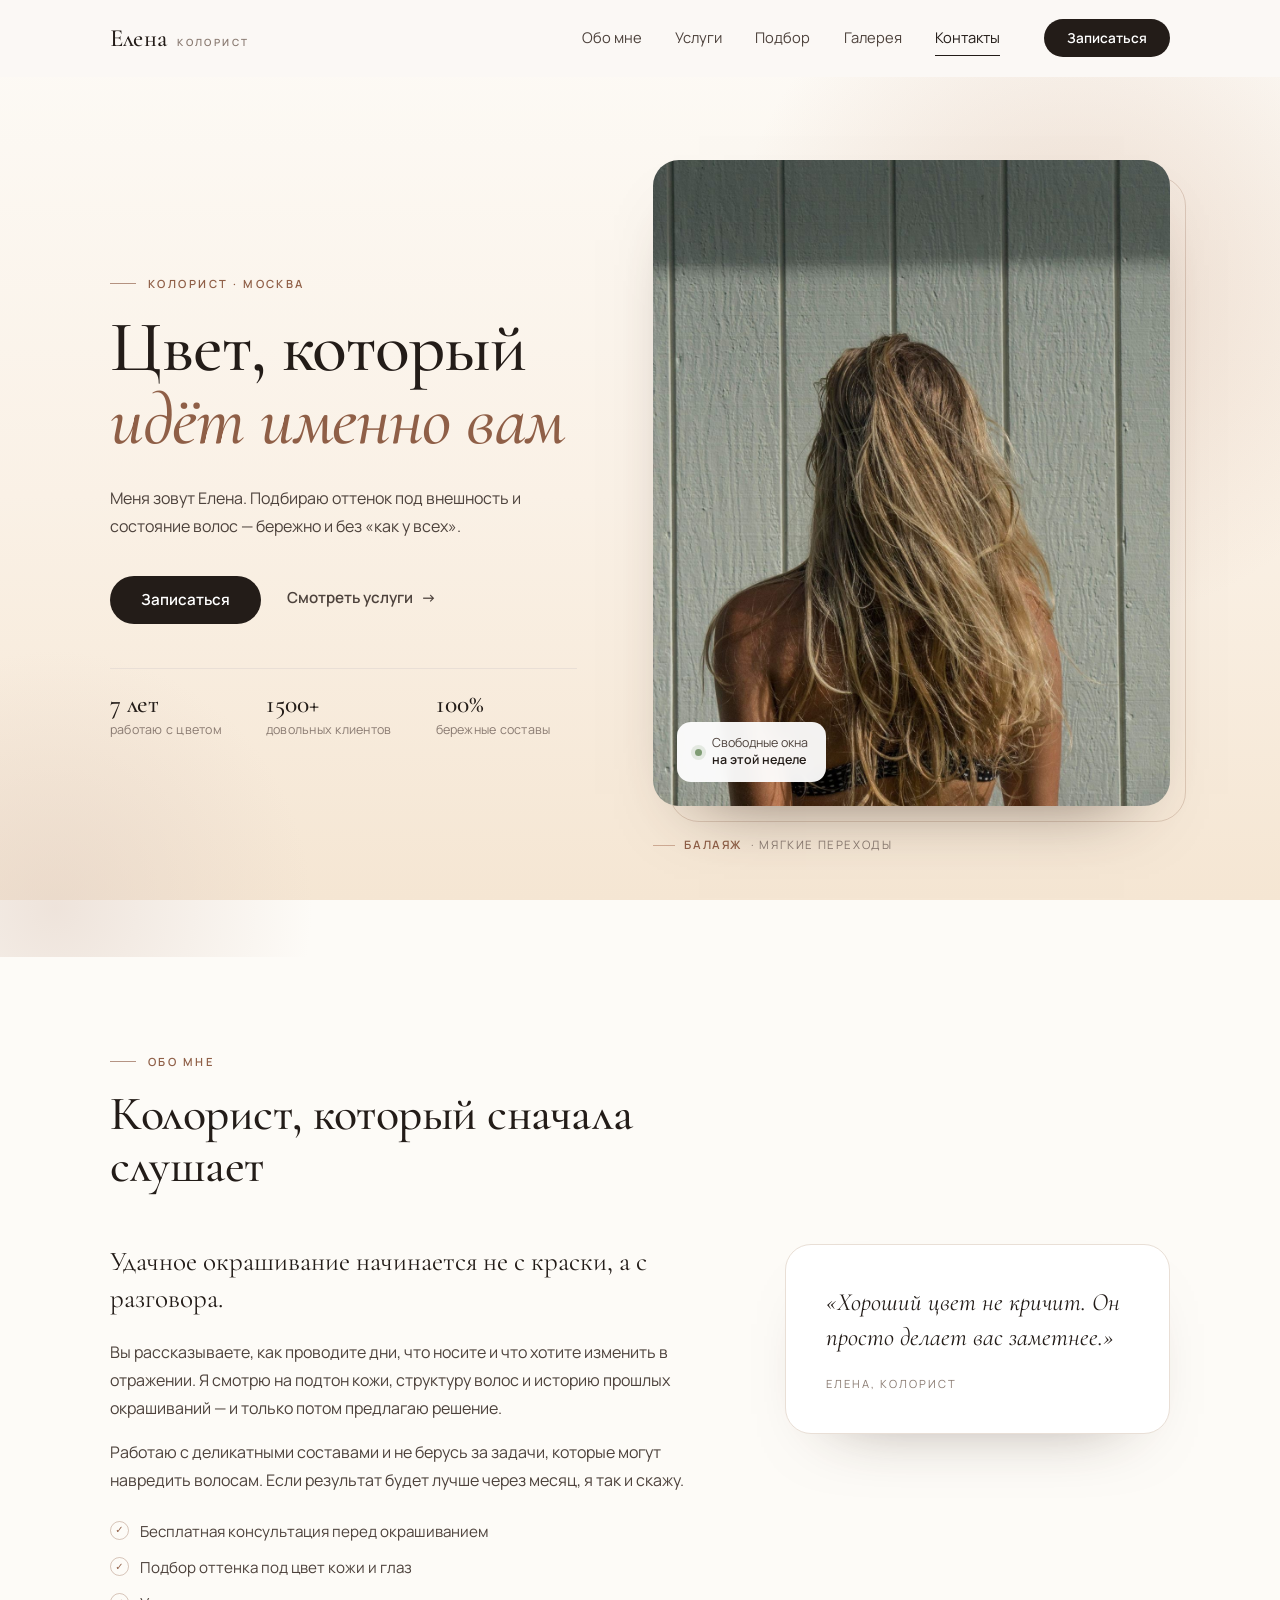
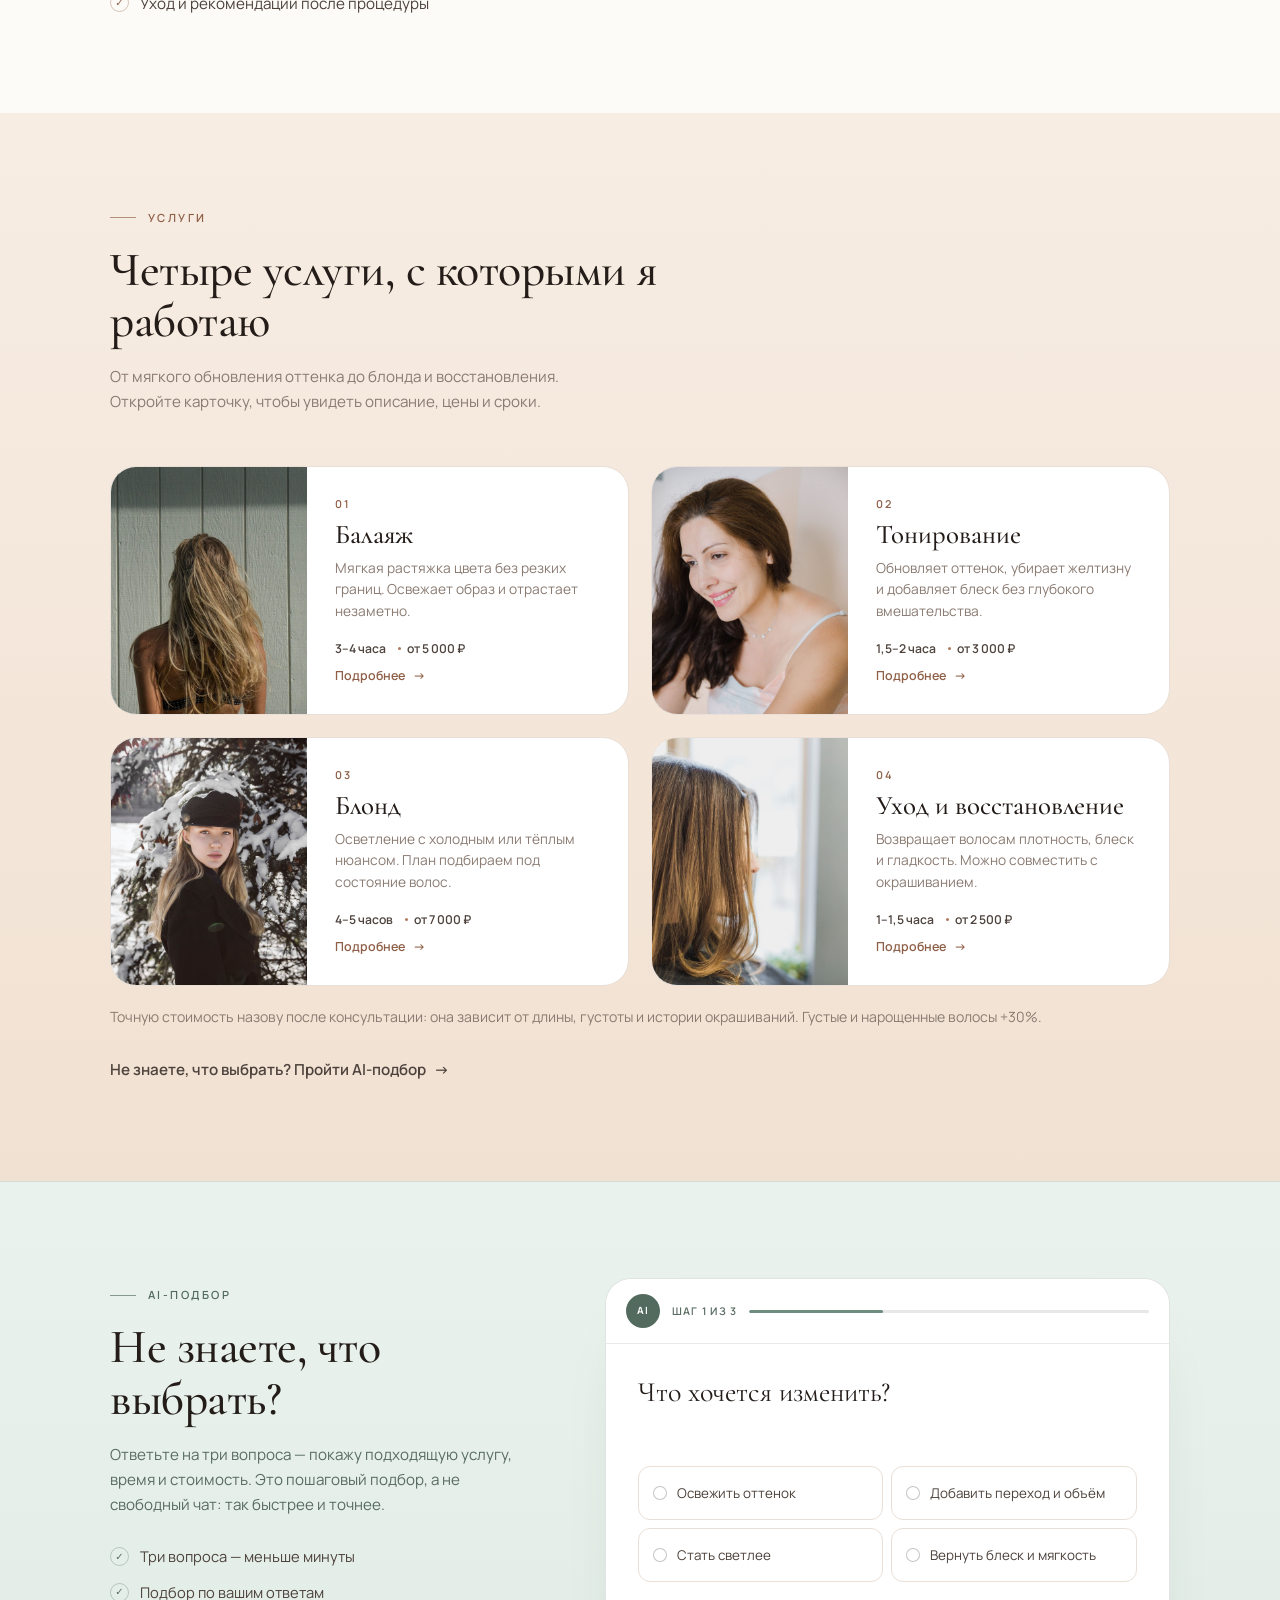
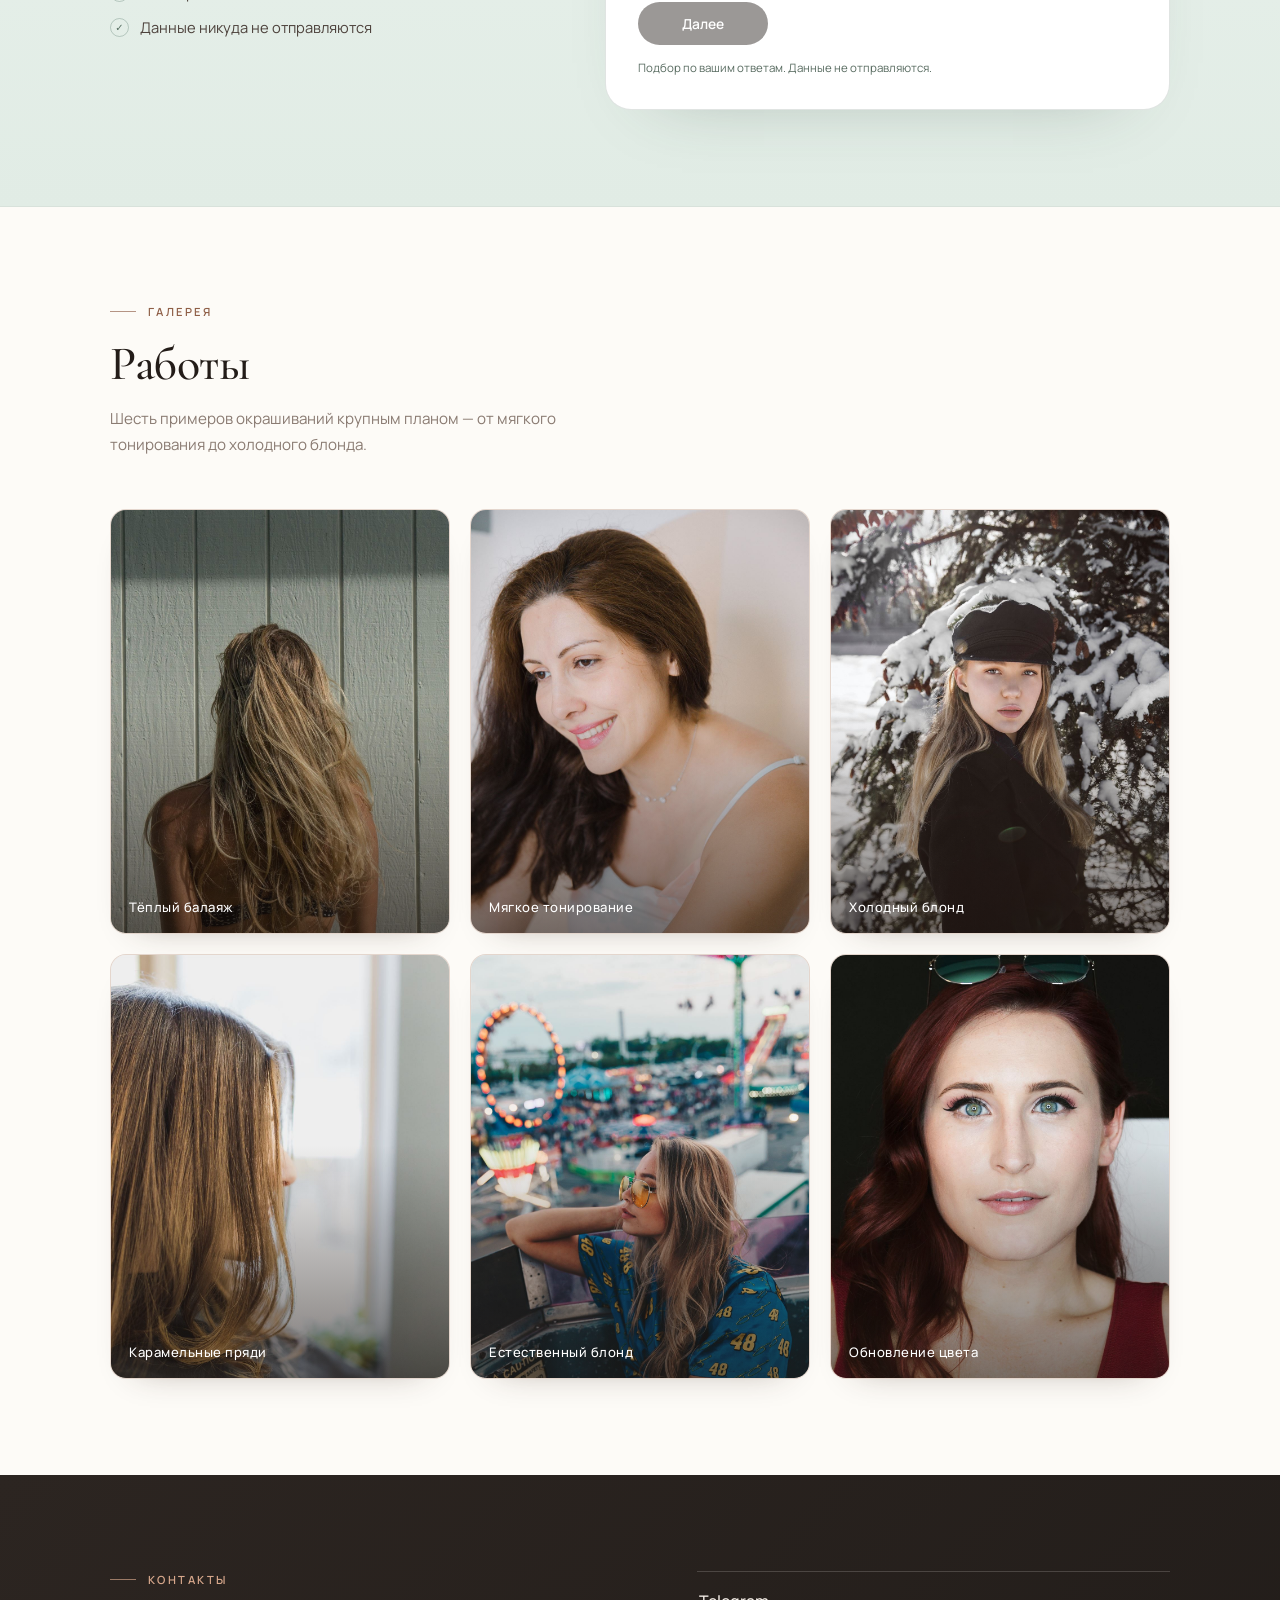
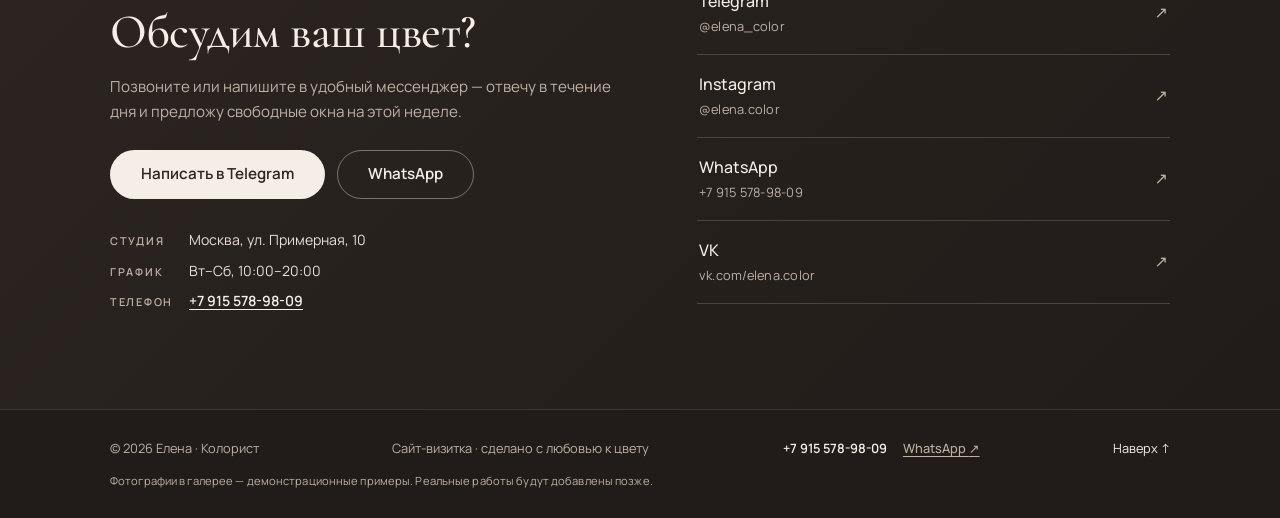
<file: index.html>
<!DOCTYPE html>
<html lang="ru">
<head>
  <meta charset="UTF-8">
  <meta name="viewport" content="width=device-width, initial-scale=1">
  <title>Елена — колорист: балаяж, тонирование, блонд и уход</title>
  <meta name="description" content="Елена — колорист в Москве. Балаяж, тонирование, блонд, уход и восстановление волос. Цены, сроки и примеры работ. Запись в Telegram.">
  <meta name="theme-color" content="#fbf8f5">
  <meta property="og:title" content="Елена — колорист: балаяж, тонирование, блонд и уход">
  <meta property="og:description" content="Четыре услуги для вашего цвета: балаяж, тонирование, блонд и уход. Подбор услуги за три вопроса и запись в Telegram.">
  <meta property="og:type" content="website">
  <link rel="icon" href="data:image/svg+xml,%3Csvg xmlns='http://www.w3.org/2000/svg' viewBox='0 0 64 64'%3E%3Crect width='64' height='64' rx='16' fill='%23231c18'/%3E%3Ctext x='32' y='44' font-family='Georgia,serif' font-size='34' fill='%23fbf8f5' text-anchor='middle'%3EE%3C/text%3E%3C/svg%3E">
  <link rel="preconnect" href="https://fonts.googleapis.com">
  <link rel="preconnect" href="https://fonts.gstatic.com" crossorigin>
  <link href="https://fonts.googleapis.com/css2?family=Cormorant+Garamond:ital,wght@0,400;0,500;0,600;1,400;1,500&family=Manrope:wght@300;400;500;600;700&display=swap" rel="stylesheet">
  <link rel="stylesheet" href="style.css">
  <script>document.documentElement.classList.add('js');</script>
</head>
<body id="top">
  <a class="skip-link" href="#main">Перейти к содержимому</a>

  <header class="header" id="header">
    <div class="container header__inner">
      <a class="logo" href="#top" aria-label="Елена — колорист, на главную">
        <span class="logo__name">Елена</span>
        <span class="logo__role">колорист</span>
      </a>

      <nav class="nav" id="nav" aria-label="Основная навигация">
        <ul class="nav__list">
          <li><a class="nav__link" href="#about">Обо мне</a></li>
          <li><a class="nav__link" href="#services">Услуги</a></li>
          <li><a class="nav__link" href="#assistant">Подбор</a></li>
          <li><a class="nav__link" href="#gallery">Галерея</a></li>
          <li><a class="nav__link" href="#contacts">Контакты</a></li>
        </ul>
        <a class="button button--small nav__cta" href="https://t.me/elena_color" target="_blank" rel="noopener noreferrer">Записаться</a>
      </nav>

      <button class="burger" id="burger" type="button" aria-label="Открыть меню" aria-expanded="false" aria-controls="nav">
        <span class="burger__line"></span>
        <span class="burger__line"></span>
        <span class="burger__line"></span>
      </button>
    </div>
  </header>

  <main id="main">
    <section class="hero" aria-labelledby="hero-title">
      <div class="container hero__inner">
        <div class="hero__content">
          <p class="eyebrow">Колорист · Москва</p>
          <h1 class="hero__title" id="hero-title">Цвет, который<br><em>идёт именно вам</em></h1>
          <p class="hero__text">Меня зовут Елена. Подбираю оттенок под внешность и состояние волос — бережно и без «как у всех».</p>
          <div class="hero__actions">
            <a class="button" href="https://t.me/elena_color" target="_blank" rel="noopener noreferrer">Записаться</a>
            <a class="link-arrow" href="#services">Смотреть услуги <span aria-hidden="true">→</span></a>
          </div>
          <ul class="hero__facts">
            <li><strong>7 лет</strong><span>работаю с цветом</span></li>
            <li><strong>1500+</strong><span>довольных клиентов</span></li>
            <li><strong>100%</strong><span>бережные составы</span></li>
          </ul>
        </div>

        <figure class="hero__media">
          <div class="hero__photo-wrap">
            <img class="hero__image" src="images/gallery-1.jpg" alt="Тёплый балаяж на длинных волосах — пример окрашивания" width="1200" height="1500" fetchpriority="high" decoding="async">
            <p class="hero__badge">
              <span class="hero__badge-dot" aria-hidden="true"></span>
              <span>Свободные окна<br><strong>на этой неделе</strong></span>
            </p>
          </div>
          <figcaption class="hero__caption"><span>Балаяж</span> · мягкие переходы</figcaption>
        </figure>
      </div>
    </section>

    <section class="section" id="about" aria-labelledby="about-title">
      <div class="container">
        <div class="section__head reveal">
          <p class="eyebrow">Обо мне</p>
          <h2 class="section__title" id="about-title">Колорист, который сначала слушает</h2>
        </div>

        <div class="about__grid">
          <div class="about__text reveal">
            <p class="about__lead">Удачное окрашивание начинается не с краски, а с разговора.</p>
            <p>Вы рассказываете, как проводите дни, что носите и что хотите изменить в отражении. Я смотрю на подтон кожи, структуру волос и историю прошлых окрашиваний — и только потом предлагаю решение.</p>
            <p>Работаю с деликатными составами и не берусь за задачи, которые могут навредить волосам. Если результат будет лучше через месяц, я так и скажу.</p>
            <ul class="about__list">
              <li>Бесплатная консультация перед окрашиванием</li>
              <li>Подбор оттенка под цвет кожи и глаз</li>
              <li>Уход и рекомендации после процедуры</li>
            </ul>
          </div>

          <figure class="quote reveal">
            <blockquote>«Хороший цвет не кричит. Он просто делает вас заметнее.»</blockquote>
            <figcaption>Елена, колорист</figcaption>
          </figure>
        </div>
      </div>
    </section>

    <section class="section section--alt" id="services" aria-labelledby="services-title">
      <div class="container">
        <div class="section__head reveal">
          <p class="eyebrow">Услуги</p>
          <h2 class="section__title" id="services-title">Четыре услуги, с которыми я работаю</h2>
          <p class="section__subtitle">От мягкого обновления оттенка до блонда и восстановления. Откройте карточку, чтобы увидеть описание, цены и сроки.</p>
        </div>

        <div class="service-grid">
          <a class="service-card reveal" href="services/balayazh.html">
            <div class="service-card__media">
              <img src="images/gallery-1.jpg" alt="Тёплый балаяж на длинных волосах" width="1200" height="1500" loading="lazy">
            </div>
            <div class="service-card__body">
              <span class="service-card__index">01</span>
              <h3 class="service-card__title">Балаяж</h3>
              <p class="service-card__text">Мягкая растяжка цвета без резких границ. Освежает образ и отрастает незаметно.</p>
              <p class="service-card__meta"><span>3–4 часа</span><span>от 5 000 ₽</span></p>
              <span class="service-card__more">Подробнее <span aria-hidden="true">→</span></span>
            </div>
          </a>

          <a class="service-card reveal" href="services/tonirovanie.html">
            <div class="service-card__media">
              <img src="images/gallery-2.jpg" alt="Мягкое тонирование в тёплый коричневый оттенок" width="1200" height="1500" loading="lazy">
            </div>
            <div class="service-card__body">
              <span class="service-card__index">02</span>
              <h3 class="service-card__title">Тонирование</h3>
              <p class="service-card__text">Обновляет оттенок, убирает желтизну и добавляет блеск без глубокого вмешательства.</p>
              <p class="service-card__meta"><span>1,5–2 часа</span><span>от 3 000 ₽</span></p>
              <span class="service-card__more">Подробнее <span aria-hidden="true">→</span></span>
            </div>
          </a>

          <a class="service-card reveal" href="services/blond.html">
            <div class="service-card__media">
              <img src="images/gallery-3.jpg" alt="Холодный блонд с плавным переходом" width="1200" height="1500" loading="lazy">
            </div>
            <div class="service-card__body">
              <span class="service-card__index">03</span>
              <h3 class="service-card__title">Блонд</h3>
              <p class="service-card__text">Осветление с холодным или тёплым нюансом. План подбираем под состояние волос.</p>
              <p class="service-card__meta"><span>4–5 часов</span><span>от 7 000 ₽</span></p>
              <span class="service-card__more">Подробнее <span aria-hidden="true">→</span></span>
            </div>
          </a>

          <a class="service-card reveal" href="services/uhod.html">
            <div class="service-card__media">
              <img src="images/gallery-4.jpg" alt="Уход за волосами в салоне" width="1200" height="1500" loading="lazy">
            </div>
            <div class="service-card__body">
              <span class="service-card__index">04</span>
              <h3 class="service-card__title">Уход и восстановление</h3>
              <p class="service-card__text">Возвращает волосам плотность, блеск и гладкость. Можно совместить с окрашиванием.</p>
              <p class="service-card__meta"><span>1–1,5 часа</span><span>от 2 500 ₽</span></p>
              <span class="service-card__more">Подробнее <span aria-hidden="true">→</span></span>
            </div>
          </a>
        </div>

        <p class="note reveal">Точную стоимость назову после консультации: она зависит от длины, густоты и истории окрашиваний. Густые и нарощенные волосы +30%.</p>
        <p class="services__assistant-link reveal"><a class="link-arrow" href="#assistant">Не знаете, что выбрать? Пройти AI-подбор <span aria-hidden="true">→</span></a></p>
      </div>
    </section>

    <section class="section section--assistant" id="assistant" aria-labelledby="assistant-title">
      <div class="container assistant">
        <div class="assistant__intro reveal">
          <p class="eyebrow">AI-подбор</p>
          <h2 class="section__title" id="assistant-title">Не знаете, что выбрать?</h2>
          <p class="section__subtitle">Ответьте на три вопроса — покажу подходящую услугу, время и стоимость. Это пошаговый подбор, а не свободный чат: так быстрее и точнее.</p>
          <ul class="assistant__facts">
            <li>Три вопроса — меньше минуты</li>
            <li>Подбор по вашим ответам</li>
            <li>Данные никуда не отправляются</li>
          </ul>
        </div>

        <div class="assistant__panel reveal" id="assistant-app">
          <div class="assistant__top">
            <span class="assistant__badge" aria-hidden="true">AI</span>
            <span class="assistant__step-label" id="assistant-step-label">Шаг 1 из 3</span>
            <div class="assistant__progress" role="progressbar" aria-label="Прогресс подбора" aria-valuemin="1" aria-valuemax="3" aria-valuenow="1">
              <span id="assistant-progress-bar"></span>
            </div>
          </div>

          <div class="assistant__body">
            <div class="assistant__quiz" id="assistant-quiz" hidden>
              <p class="assistant__question" id="assistant-question" tabindex="-1">Что хочется изменить?</p>
              <div class="assistant__options" id="assistant-options" role="group" aria-labelledby="assistant-question"></div>
              <div class="assistant__actions">
                <button class="button assistant__next" id="assistant-next" type="button" disabled>Далее</button>
                <button class="assistant__back" id="assistant-back" type="button" hidden>Назад</button>
              </div>
              <p class="assistant__hint">Подбор по вашим ответам. Данные не отправляются.</p>
            </div>

            <div class="assistant__result" id="assistant-result" tabindex="-1" hidden>
              <div class="assistant__result-grid">
                <div class="assistant__result-media">
                  <img id="assistant-result-img" src="images/gallery-1.jpg" alt="" width="1200" height="1500" loading="lazy">
                </div>
                <div>
                  <p class="assistant__result-label">Вам подойдёт</p>
                  <h3 class="assistant__result-title" id="assistant-result-title"></h3>
                  <p class="assistant__result-why" id="assistant-result-why"></p>
                  <p class="assistant__result-meta" id="assistant-result-meta"></p>
                  <div class="assistant__result-actions">
                    <a class="button" id="assistant-result-link" href="services/balayazh.html">Подробнее об услуге</a>
                    <a class="button button--ghost" href="https://t.me/elena_color" target="_blank" rel="noopener noreferrer">Обсудить запись</a>
                  </div>
                  <button class="assistant__restart" id="assistant-restart" type="button">Пройти заново</button>
                </div>
              </div>
            </div>

            <noscript>
              <p class="assistant__hint">Подбор работает с JavaScript. Услуги можно открыть напрямую: <a href="services/balayazh.html">балаяж</a>, <a href="services/tonirovanie.html">тонирование</a>, <a href="services/blond.html">блонд</a>, <a href="services/uhod.html">уход</a>.</p>
            </noscript>
          </div>
        </div>
      </div>
    </section>

    <section class="section" id="gallery" aria-labelledby="gallery-title">
      <div class="container">
        <div class="section__head reveal">
          <p class="eyebrow">Галерея</p>
          <h2 class="section__title" id="gallery-title">Работы</h2>
          <p class="section__subtitle">Шесть примеров окрашиваний крупным планом — от мягкого тонирования до холодного блонда.</p>
        </div>

        <div class="gallery">
          <button class="gallery__item reveal" type="button" data-full="images/gallery-1.jpg" aria-label="Открыть фото: тёплый балаяж">
            <img src="images/gallery-1.jpg" alt="Тёплый балаяж на длинных волосах — пример окрашивания" width="1200" height="1500" loading="lazy">
            <span class="gallery__caption">Тёплый балаяж</span>
          </button>
          <button class="gallery__item reveal" type="button" data-full="images/gallery-2.jpg" aria-label="Открыть фото: мягкое тонирование">
            <img src="images/gallery-2.jpg" alt="Мягкое тонирование в тёплый коричневый оттенок — пример работы" width="1200" height="1500" loading="lazy">
            <span class="gallery__caption">Мягкое тонирование</span>
          </button>
          <button class="gallery__item reveal" type="button" data-full="images/gallery-3.jpg" aria-label="Открыть фото: холодный блонд">
            <img src="images/gallery-3.jpg" alt="Холодный блонд с плавным переходом — пример окрашивания" width="1200" height="1500" loading="lazy">
            <span class="gallery__caption">Холодный блонд</span>
          </button>
          <button class="gallery__item reveal" type="button" data-full="images/gallery-4.jpg" aria-label="Открыть фото: карамельные пряди">
            <img src="images/gallery-4.jpg" alt="Карамельные пряди на длинных волосах — пример работы" width="1200" height="1500" loading="lazy">
            <span class="gallery__caption">Карамельные пряди</span>
          </button>
          <button class="gallery__item reveal" type="button" data-full="images/gallery-5.jpg" aria-label="Открыть фото: естественный блонд">
            <img src="images/gallery-5.jpg" alt="Естественный блонд с мягкими прядями — пример окрашивания" width="1200" height="1500" loading="lazy">
            <span class="gallery__caption">Естественный блонд</span>
          </button>
          <button class="gallery__item reveal" type="button" data-full="images/gallery-6.jpg" aria-label="Открыть фото: обновление цвета">
            <img src="images/gallery-6.jpg" alt="Обновление цвета с медным отливом — пример окрашивания" width="1200" height="1500" loading="lazy">
            <span class="gallery__caption">Обновление цвета</span>
          </button>
        </div>
      </div>
    </section>


    <section class="section section--contacts" id="contacts" aria-labelledby="contacts-title">
      <div class="container contact">
        <div class="contact__text reveal">
          <p class="eyebrow">Контакты</p>
          <h2 class="section__title" id="contacts-title">Обсудим ваш цвет?</h2>
          <p class="section__subtitle">Позвоните или напишите в удобный мессенджер — отвечу в течение дня и предложу свободные окна на этой неделе.</p>
          <div class="contact__actions">
            <a class="button" href="https://t.me/elena_color" target="_blank" rel="noopener noreferrer">Написать в Telegram</a>
            <a class="button button--ghost" href="https://wa.me/79155789809" target="_blank" rel="noopener noreferrer">WhatsApp</a>
          </div>
          <ul class="contact__info">
            <li><span>Студия</span> Москва, ул. Примерная, 10</li>
            <li><span>График</span> Вт–Сб, 10:00–20:00</li>
            <li><span>Телефон</span> <a class="contact__phone" href="tel:+79155789809">+7 915 578-98-09</a></li>
          </ul>
        </div>

        <ul class="social-list reveal">
          <li>
            <a href="https://t.me/elena_color" target="_blank" rel="noopener noreferrer">
              <span class="social-list__label">Telegram<small>@elena_color</small></span>
              <span class="social-list__arrow" aria-hidden="true">↗</span>
            </a>
          </li>
          <li>
            <a href="https://instagram.com/elena.color" target="_blank" rel="noopener noreferrer">
              <span class="social-list__label">Instagram<small>@elena.color</small></span>
              <span class="social-list__arrow" aria-hidden="true">↗</span>
            </a>
          </li>
          <li>
            <a href="https://wa.me/79155789809" target="_blank" rel="noopener noreferrer">
              <span class="social-list__label">WhatsApp<small>+7 915 578-98-09</small></span>
              <span class="social-list__arrow" aria-hidden="true">↗</span>
            </a>
          </li>
          <li>
            <a href="https://vk.com/elena.color" target="_blank" rel="noopener noreferrer">
              <span class="social-list__label">VK<small>vk.com/elena.color</small></span>
              <span class="social-list__arrow" aria-hidden="true">↗</span>
            </a>
          </li>
        </ul>
      </div>
    </section>
  </main>

  <footer class="footer footer--dark">
    <div class="container footer__inner">
      <p>© <span id="year">2026</span> Елена · Колорист</p>
      <p class="footer__note">Сайт-визитка · сделано с любовью к цвету</p>
      <p class="footer__phone">
        <a href="tel:+79155789809">+7 915 578-98-09</a>
        <a class="footer__wa" href="https://wa.me/79155789809" target="_blank" rel="noopener noreferrer">WhatsApp <span aria-hidden="true">&#8599;</span></a>
      </p>
      <a class="footer__top" href="#top">Наверх <span aria-hidden="true">↑</span></a>
    </div>
    <p class="container footer__disclaimer">Фотографии в галерее — демонстрационные примеры. Реальные работы будут добавлены позже.</p>
  </footer>

  <div class="lightbox" id="lightbox" role="dialog" aria-modal="true" aria-label="Просмотр фотографии" hidden>
    <button class="lightbox__close" type="button" aria-label="Закрыть просмотр">
      <span aria-hidden="true">×</span>
    </button>
    <img class="lightbox__img" src="data:image/svg+xml,%3Csvg xmlns='http://www.w3.org/2000/svg' width='1' height='1'/%3E" alt="">
  </div>

  <script src="script.js" defer></script>
  <script src="assistant.js" defer></script>
</body>
</html>
</file>
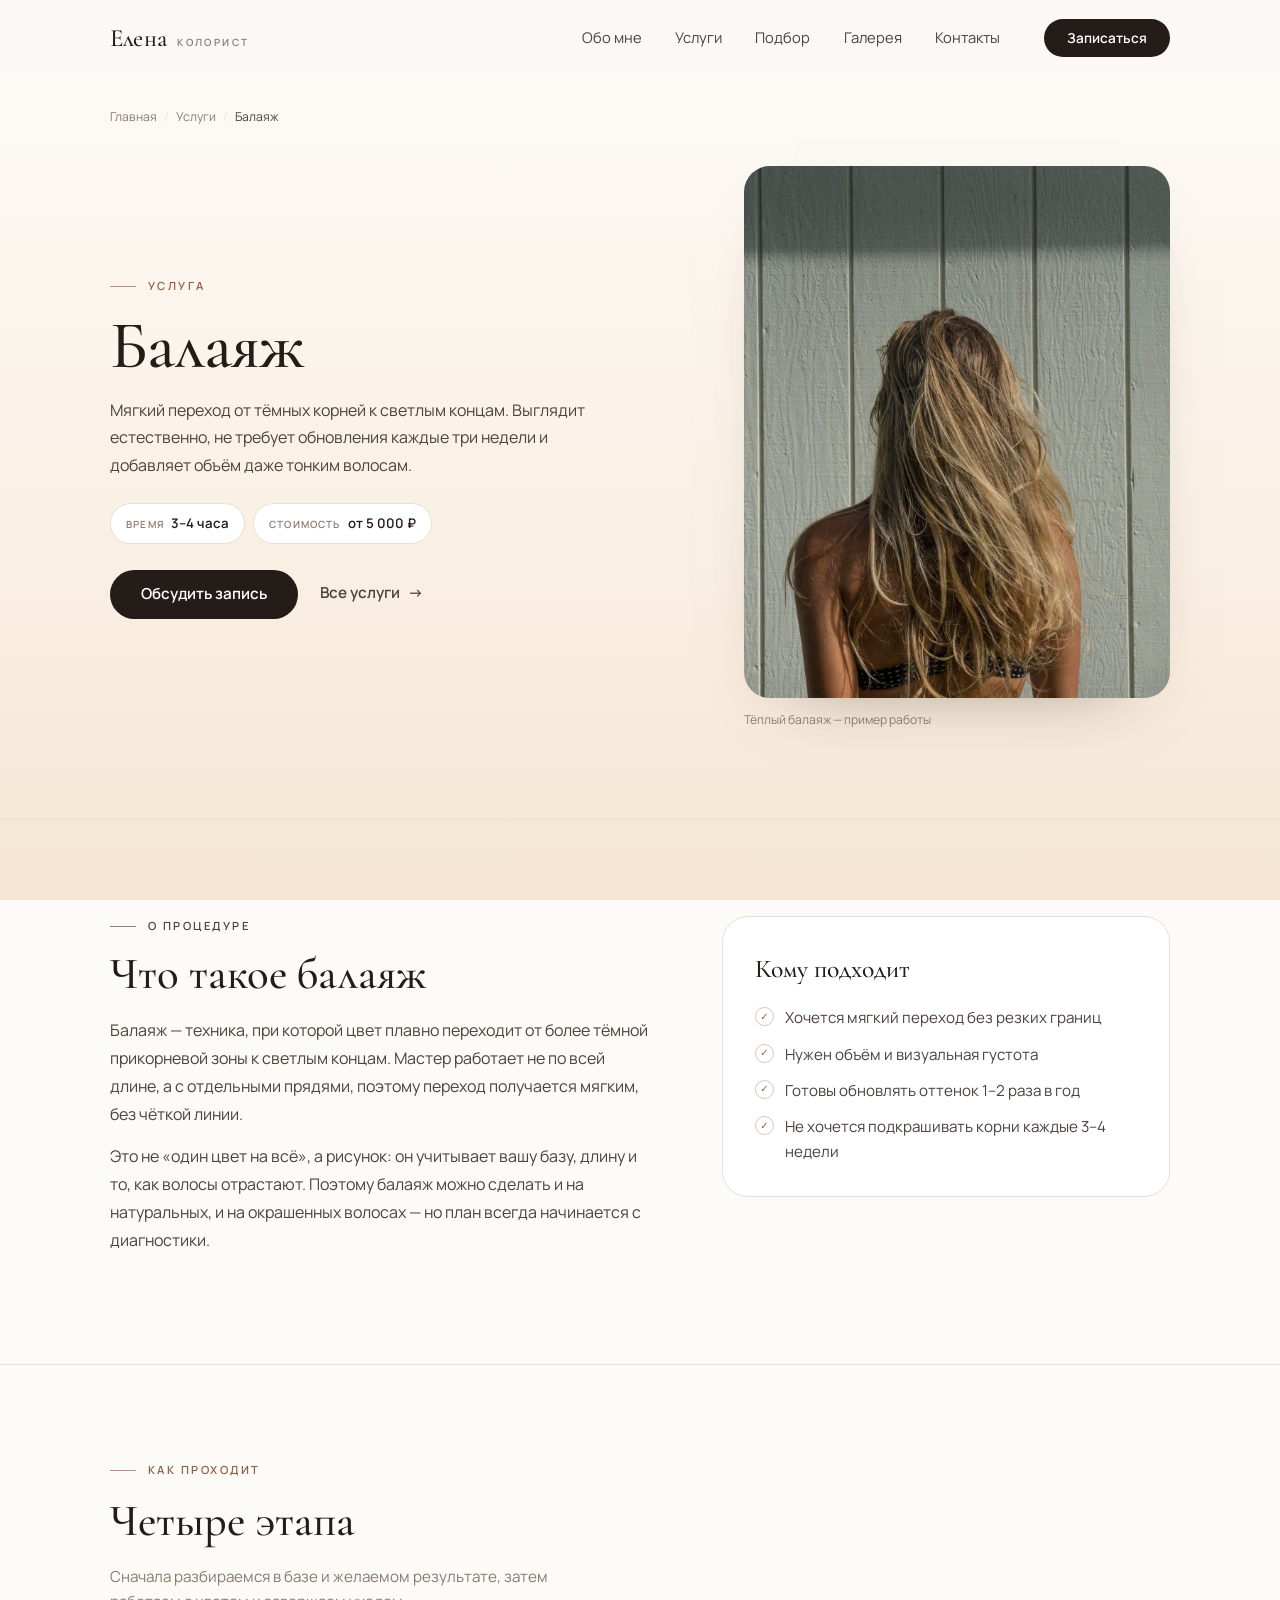
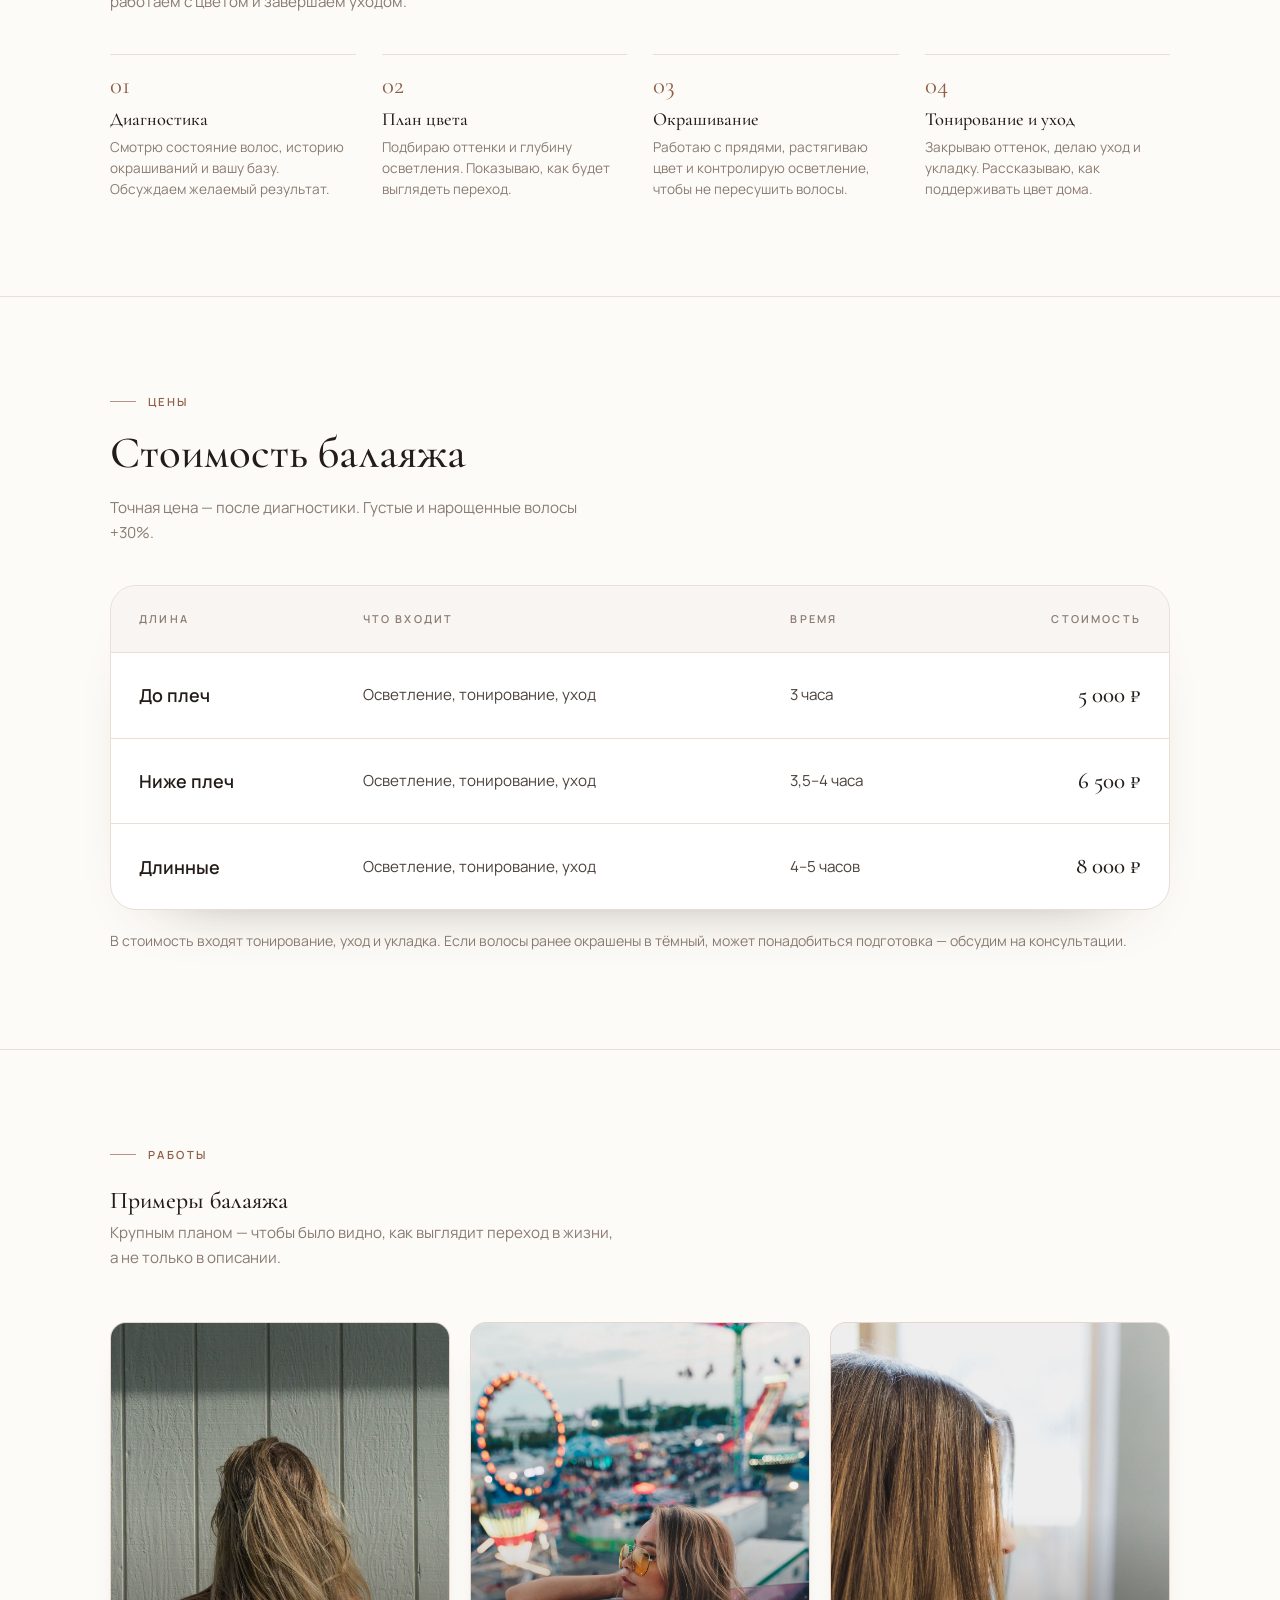
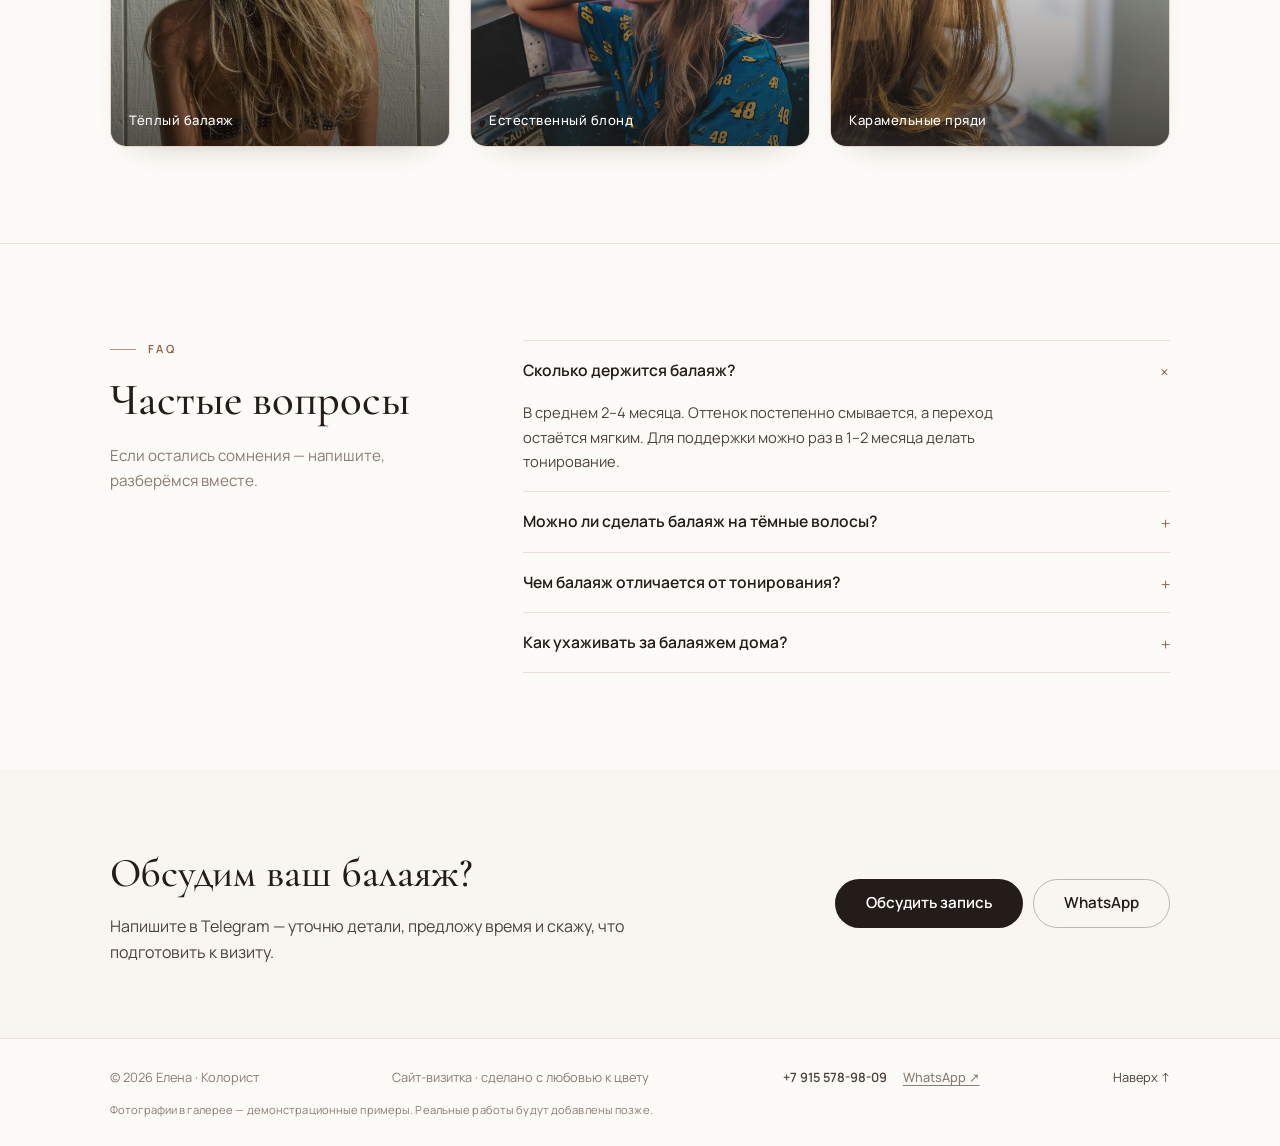
<file: services/balayazh.html>
<!DOCTYPE html>
<html lang="ru">
<head>
  <meta charset="UTF-8">
  <meta name="viewport" content="width=device-width, initial-scale=1">
  <title>Балаяж — мягкое окрашивание волос | Елена, колорист</title>
  <meta name="description" content="Балаяж у колориста Елены: мягкая растяжка цвета, бережное осветление и уход. Время — 3–4 часа, стоимость от 5 000 ₽. Запись в Telegram.">
  <meta name="theme-color" content="#fbf8f5">
  <meta property="og:title" content="Балаяж — мягкое окрашивание волос | Елена, колорист">
  <meta property="og:description" content="Мягкий переход от тёмных корней к светлым концам. Цены, сроки и примеры работ.">
  <meta property="og:type" content="article">
  <link rel="icon" href="data:image/svg+xml,%3Csvg xmlns='http://www.w3.org/2000/svg' viewBox='0 0 64 64'%3E%3Crect width='64' height='64' rx='16' fill='%23231c18'/%3E%3Ctext x='32' y='44' font-family='Georgia,serif' font-size='34' fill='%23fbf8f5' text-anchor='middle'%3EE%3C/text%3E%3C/svg%3E">
  <link rel="preconnect" href="https://fonts.googleapis.com">
  <link rel="preconnect" href="https://fonts.gstatic.com" crossorigin>
  <link href="https://fonts.googleapis.com/css2?family=Cormorant+Garamond:ital,wght@0,400;0,500;0,600;1,400;1,500&family=Manrope:wght@300;400;500;600;700&display=swap" rel="stylesheet">
  <link rel="stylesheet" href="../style.css">
  <script>document.documentElement.classList.add('js');</script>
</head>
<body id="top">
  <a class="skip-link" href="#main">Перейти к содержимому</a>

  <header class="header" id="header">
    <div class="container header__inner">
      <a class="logo" href="../index.html" aria-label="Елена — колорист, на главную">
        <span class="logo__name">Елена</span>
        <span class="logo__role">колорист</span>
      </a>

      <nav class="nav" id="nav" aria-label="Основная навигация">
        <ul class="nav__list">
          <li><a class="nav__link" href="../index.html#about">Обо мне</a></li>
          <li><a class="nav__link" href="../index.html#services">Услуги</a></li>
          <li><a class="nav__link" href="../index.html#assistant">Подбор</a></li>
          <li><a class="nav__link" href="../index.html#gallery">Галерея</a></li>
          <li><a class="nav__link" href="../index.html#contacts">Контакты</a></li>
        </ul>
        <a class="button button--small nav__cta" href="https://t.me/elena_color" target="_blank" rel="noopener noreferrer">Записаться</a>
      </nav>

      <button class="burger" id="burger" type="button" aria-label="Открыть меню" aria-expanded="false" aria-controls="nav">
        <span class="burger__line"></span>
        <span class="burger__line"></span>
        <span class="burger__line"></span>
      </button>
    </div>
  </header>

  <main id="main">
    <nav class="breadcrumbs container" aria-label="Хлебные крошки">
      <ol>
        <li><a href="../index.html">Главная</a></li>
        <li><a href="../index.html#services">Услуги</a></li>
        <li aria-current="page">Балаяж</li>
      </ol>
    </nav>

    <section class="service-hero" aria-labelledby="service-title">
      <div class="container service-hero__inner">
        <div class="service-hero__content">
          <p class="eyebrow">Услуга</p>
          <h1 id="service-title">Балаяж</h1>
          <p class="service-hero__lead">Мягкий переход от тёмных корней к светлым концам. Выглядит естественно, не требует обновления каждые три недели и добавляет объём даже тонким волосам.</p>
          <ul class="service-hero__meta">
            <li class="meta-chip"><span>Время</span>3–4 часа</li>
            <li class="meta-chip"><span>Стоимость</span>от 5 000 ₽</li>
          </ul>
          <div class="service-hero__actions">
            <a class="button" href="https://t.me/elena_color" target="_blank" rel="noopener noreferrer">Обсудить запись</a>
            <a class="link-arrow" href="../index.html#services">Все услуги <span aria-hidden="true">→</span></a>
          </div>
        </div>

        <figure class="service-hero__media">
          <img src="../images/gallery-1.jpg" alt="Тёплый балаяж на длинных волосах — пример работы" width="1200" height="1500">
          <figcaption class="service-hero__caption">Тёплый балаяж — пример работы</figcaption>
        </figure>
      </div>
    </section>

    <section class="section service-section">
      <div class="container service-about">
        <div class="reveal">
          <p class="eyebrow">О процедуре</p>
          <h2>Что такое балаяж</h2>
          <p>Балаяж — техника, при которой цвет плавно переходит от более тёмной прикорневой зоны к светлым концам. Мастер работает не по всей длине, а с отдельными прядями, поэтому переход получается мягким, без чёткой линии.</p>
          <p>Это не «один цвет на всё», а рисунок: он учитывает вашу базу, длину и то, как волосы отрастают. Поэтому балаяж можно сделать и на натуральных, и на окрашенных волосах — но план всегда начинается с диагностики.</p>
        </div>

        <aside class="service-aside reveal">
          <h3>Кому подходит</h3>
          <ul class="about__list">
            <li>Хочется мягкий переход без резких границ</li>
            <li>Нужен объём и визуальная густота</li>
            <li>Готовы обновлять оттенок 1–2 раза в год</li>
            <li>Не хочется подкрашивать корни каждые 3–4 недели</li>
          </ul>
        </aside>
      </div>
    </section>

    <section class="section service-section">
      <div class="container">
        <div class="service-block__head reveal">
          <p class="eyebrow">Как проходит</p>
          <h2>Четыре этапа</h2>
          <p class="section__subtitle">Сначала разбираемся в базе и желаемом результате, затем работаем с цветом и завершаем уходом.</p>
        </div>

        <ol class="steps">
          <li class="reveal">
            <span class="steps__num">01</span>
            <h3>Диагностика</h3>
            <p>Смотрю состояние волос, историю окрашиваний и вашу базу. Обсуждаем желаемый результат.</p>
          </li>
          <li class="reveal">
            <span class="steps__num">02</span>
            <h3>План цвета</h3>
            <p>Подбираю оттенки и глубину осветления. Показываю, как будет выглядеть переход.</p>
          </li>
          <li class="reveal">
            <span class="steps__num">03</span>
            <h3>Окрашивание</h3>
            <p>Работаю с прядями, растягиваю цвет и контролирую осветление, чтобы не пересушить волосы.</p>
          </li>
          <li class="reveal">
            <span class="steps__num">04</span>
            <h3>Тонирование и уход</h3>
            <p>Закрываю оттенок, делаю уход и укладку. Рассказываю, как поддерживать цвет дома.</p>
          </li>
        </ol>
      </div>
    </section>

    <section class="section service-section service-prices" id="prices">
      <div class="container">
        <div class="service-block__head reveal">
          <p class="eyebrow">Цены</p>
          <h2>Стоимость балаяжа</h2>
          <p class="section__subtitle">Точная цена — после диагностики. Густые и нарощенные волосы +30%.</p>
        </div>

        <div class="table-wrap reveal">
          <table class="price-table">
            <caption class="visually-hidden">Стоимость балаяжа по длине волос</caption>
            <thead>
              <tr>
                <th scope="col">Длина</th>
                <th scope="col">Что входит</th>
                <th scope="col">Время</th>
                <th scope="col">Стоимость</th>
              </tr>
            </thead>
            <tbody>
              <tr>
                <th scope="row">До плеч</th>
                <td>Осветление, тонирование, уход</td>
                <td>3 часа</td>
                <td class="price-table__price">5 000 ₽</td>
              </tr>
              <tr>
                <th scope="row">Ниже плеч</th>
                <td>Осветление, тонирование, уход</td>
                <td>3,5–4 часа</td>
                <td class="price-table__price">6 500 ₽</td>
              </tr>
              <tr>
                <th scope="row">Длинные</th>
                <td>Осветление, тонирование, уход</td>
                <td>4–5 часов</td>
                <td class="price-table__price">8 000 ₽</td>
              </tr>
            </tbody>
          </table>
        </div>

        <p class="note reveal">В стоимость входят тонирование, уход и укладка. Если волосы ранее окрашены в тёмный, может понадобиться подготовка — обсудим на консультации.</p>
      </div>
    </section>

    <section class="section service-section service-photos" id="photos">
      <div class="container">
        <div class="section__head reveal">
          <p class="eyebrow">Работы</p>
          <h2>Примеры балаяжа</h2>
          <p class="section__subtitle">Крупным планом — чтобы было видно, как выглядит переход в жизни, а не только в описании.</p>
        </div>

        <div class="gallery gallery--service">
          <button class="gallery__item reveal" type="button" data-full="../images/gallery-1.jpg" aria-label="Открыть фото: тёплый балаяж">
            <img src="../images/gallery-1.jpg" alt="Тёплый балаяж на длинных волосах — пример работы" width="1200" height="1500" loading="lazy">
            <span class="gallery__caption">Тёплый балаяж</span>
          </button>
          <button class="gallery__item reveal" type="button" data-full="../images/gallery-5.jpg" aria-label="Открыть фото: естественный блонд">
            <img src="../images/gallery-5.jpg" alt="Естественный блонд с мягкими прядями — пример работы" width="1200" height="1500" loading="lazy">
            <span class="gallery__caption">Естественный блонд</span>
          </button>
          <button class="gallery__item reveal" type="button" data-full="../images/gallery-4.jpg" aria-label="Открыть фото: карамельные пряди">
            <img src="../images/gallery-4.jpg" alt="Карамельные пряди на длинных волосах — пример работы" width="1200" height="1500" loading="lazy">
            <span class="gallery__caption">Карамельные пряди</span>
          </button>
        </div>
      </div>
    </section>

    <section class="section service-section">
      <div class="container service-faq">
        <div class="service-block__head reveal">
          <p class="eyebrow">FAQ</p>
          <h2>Частые вопросы</h2>
          <p class="section__subtitle">Если остались сомнения — напишите, разберёмся вместе.</p>
        </div>

        <div class="faq reveal">
          <details class="faq__item" open>
            <summary>Сколько держится балаяж?</summary>
            <p>В среднем 2–4 месяца. Оттенок постепенно смывается, а переход остаётся мягким. Для поддержки можно раз в 1–2 месяца делать тонирование.</p>
          </details>
          <details class="faq__item">
            <summary>Можно ли сделать балаяж на тёмные волосы?</summary>
            <p>Да, но всё зависит от базы. Иногда достаточно одного визита, иногда нужна подготовка. На консультации оценю состояние волос и скажу точно.</p>
          </details>
          <details class="faq__item">
            <summary>Чем балаяж отличается от тонирования?</summary>
            <p>Тонирование только обновляет оттенок, а балаяж меняет рисунок цвета: создаёт переход от тёмных корней к светлым концам. Тонирование часто входит в балаяж как финальный этап.</p>
          </details>
          <details class="faq__item">
            <summary>Как ухаживать за балаяжем дома?</summary>
            <p>Используйте шампунь для окрашенных волос, маску 1–2 раза в неделю и несмываемый уход. Избегайте агрессивного осветления и не забывайте про защиту от солнца.</p>
          </details>
        </div>
      </div>
    </section>

    <section class="cta-band">
      <div class="container cta-band__inner reveal">
        <div>
          <h2>Обсудим ваш балаяж?</h2>
          <p>Напишите в Telegram — уточню детали, предложу время и скажу, что подготовить к визиту.</p>
        </div>
        <div class="cta-band__actions">
          <a class="button" href="https://t.me/elena_color" target="_blank" rel="noopener noreferrer">Обсудить запись</a>
          <a class="button button--ghost" href="https://wa.me/79155789809" target="_blank" rel="noopener noreferrer">WhatsApp</a>
        </div>
      </div>
    </section>
  </main>

  <footer class="footer">
    <div class="container footer__inner">
      <p>© <span id="year">2026</span> Елена · Колорист</p>
      <p class="footer__note">Сайт-визитка · сделано с любовью к цвету</p>
      <p class="footer__phone">
        <a href="tel:+79155789809">+7 915 578-98-09</a>
        <a class="footer__wa" href="https://wa.me/79155789809" target="_blank" rel="noopener noreferrer">WhatsApp <span aria-hidden="true">&#8599;</span></a>
      </p>
      <a class="footer__top" href="#top">Наверх <span aria-hidden="true">↑</span></a>
    </div>
    <p class="container footer__disclaimer">Фотографии в галерее — демонстрационные примеры. Реальные работы будут добавлены позже.</p>
  </footer>

  <div class="lightbox" id="lightbox" role="dialog" aria-modal="true" aria-label="Просмотр фотографии" hidden>
    <button class="lightbox__close" type="button" aria-label="Закрыть просмотр">
      <span aria-hidden="true">×</span>
    </button>
    <img class="lightbox__img" src="data:image/svg+xml,%3Csvg xmlns='http://www.w3.org/2000/svg' width='1' height='1'/%3E" alt="">
  </div>

  <script src="../script.js" defer></script>
</body>
</html>
</file>
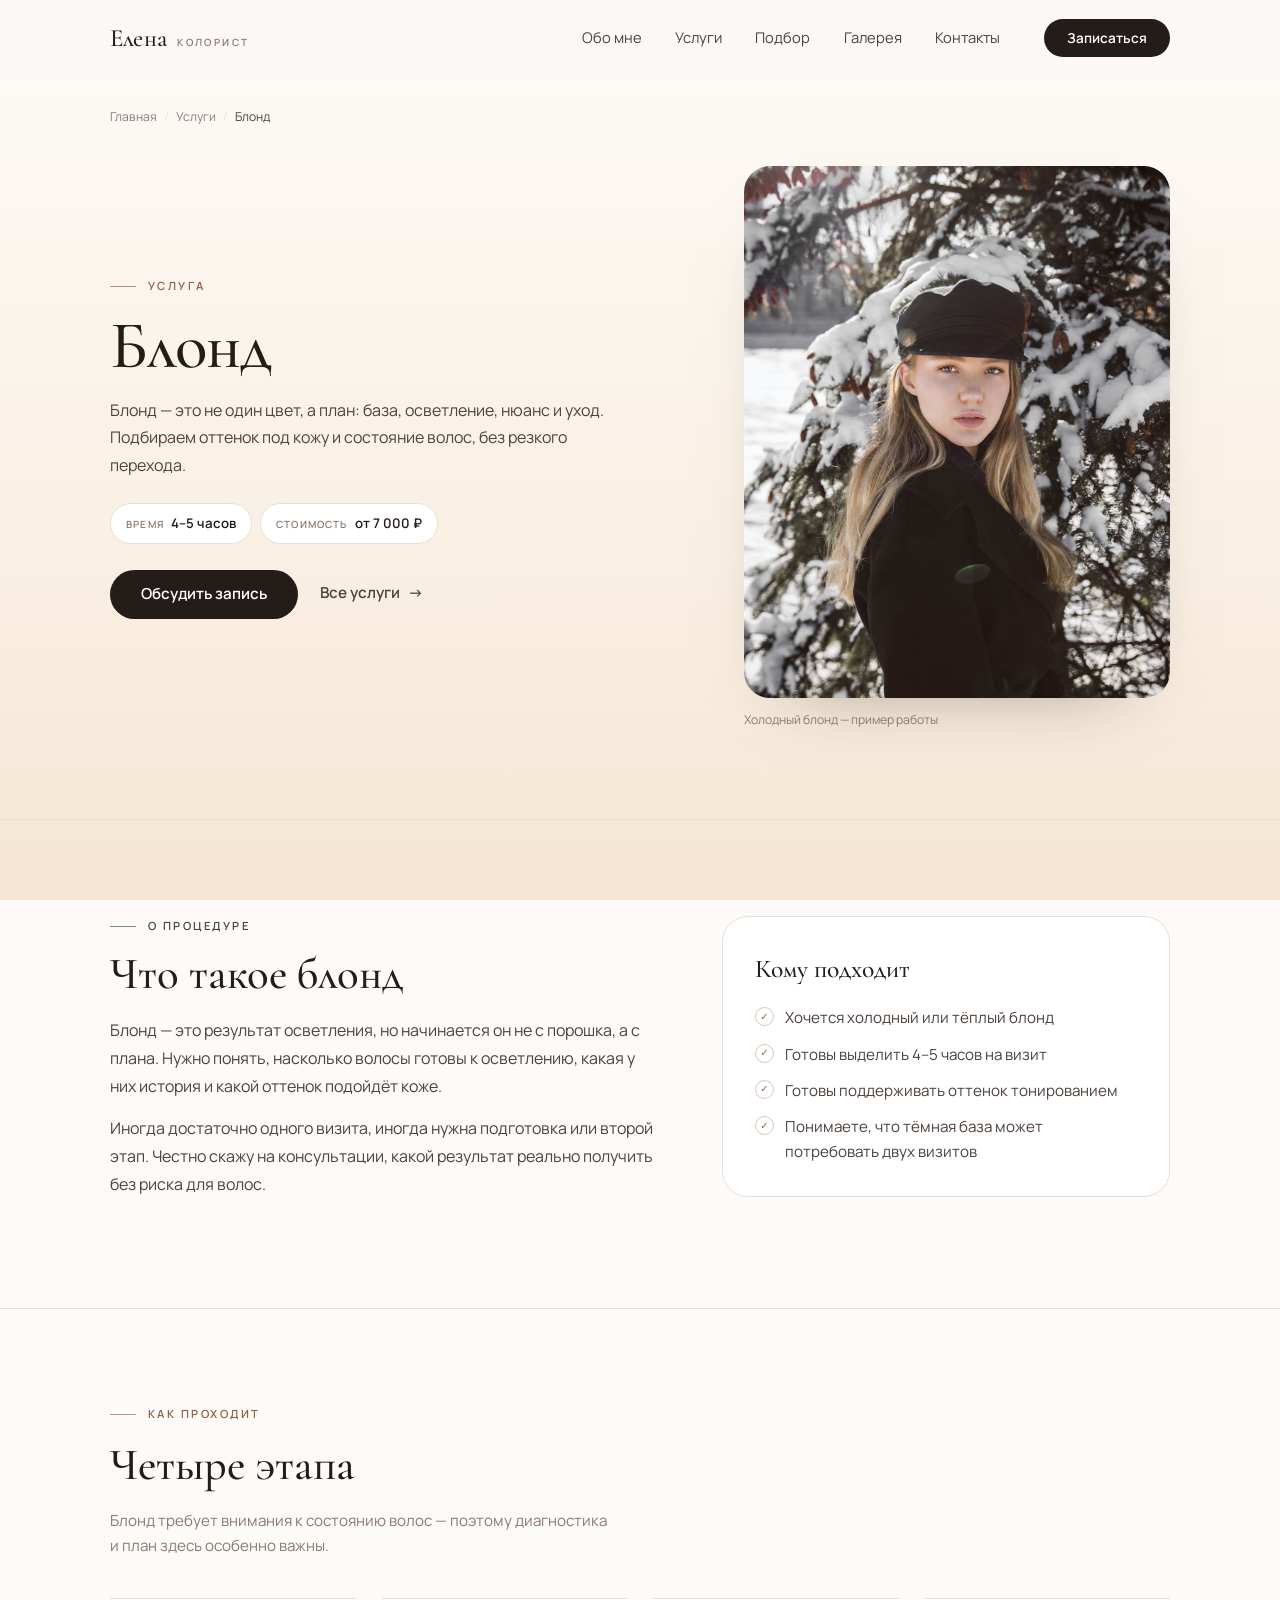
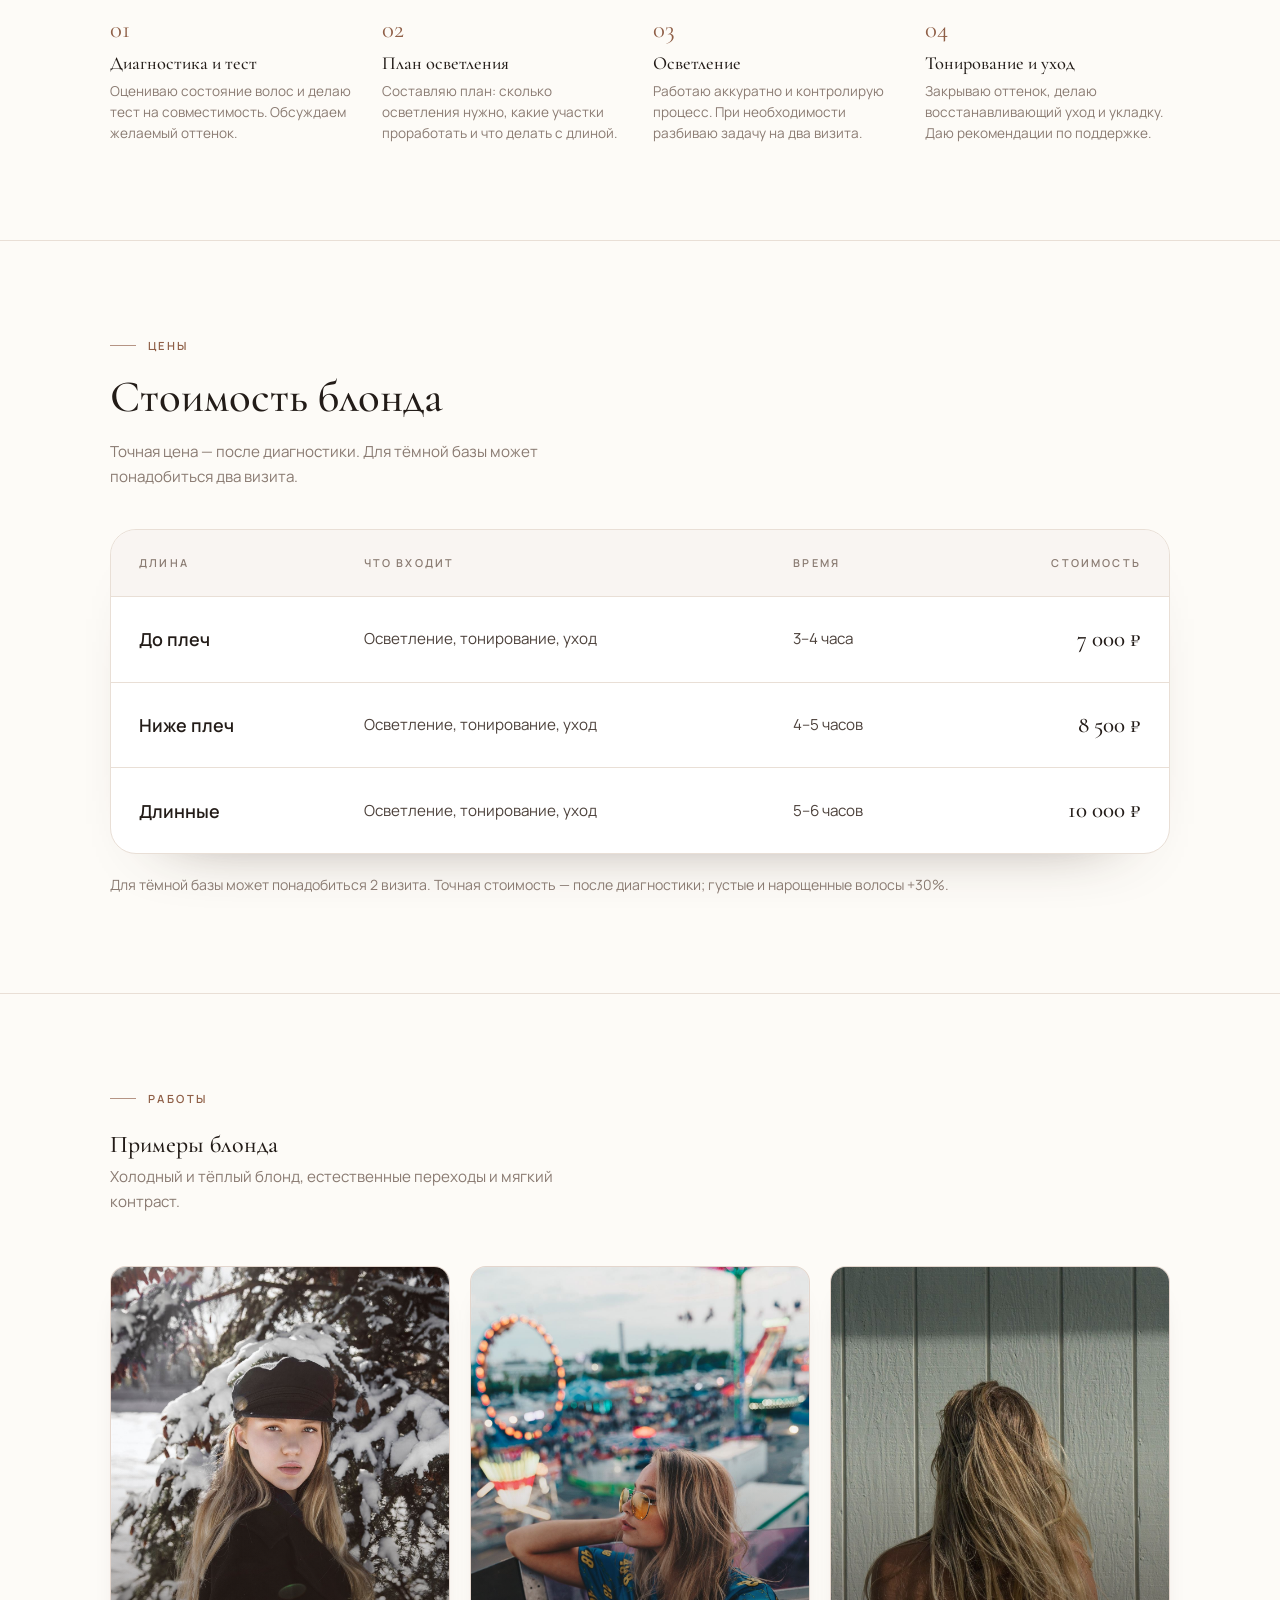
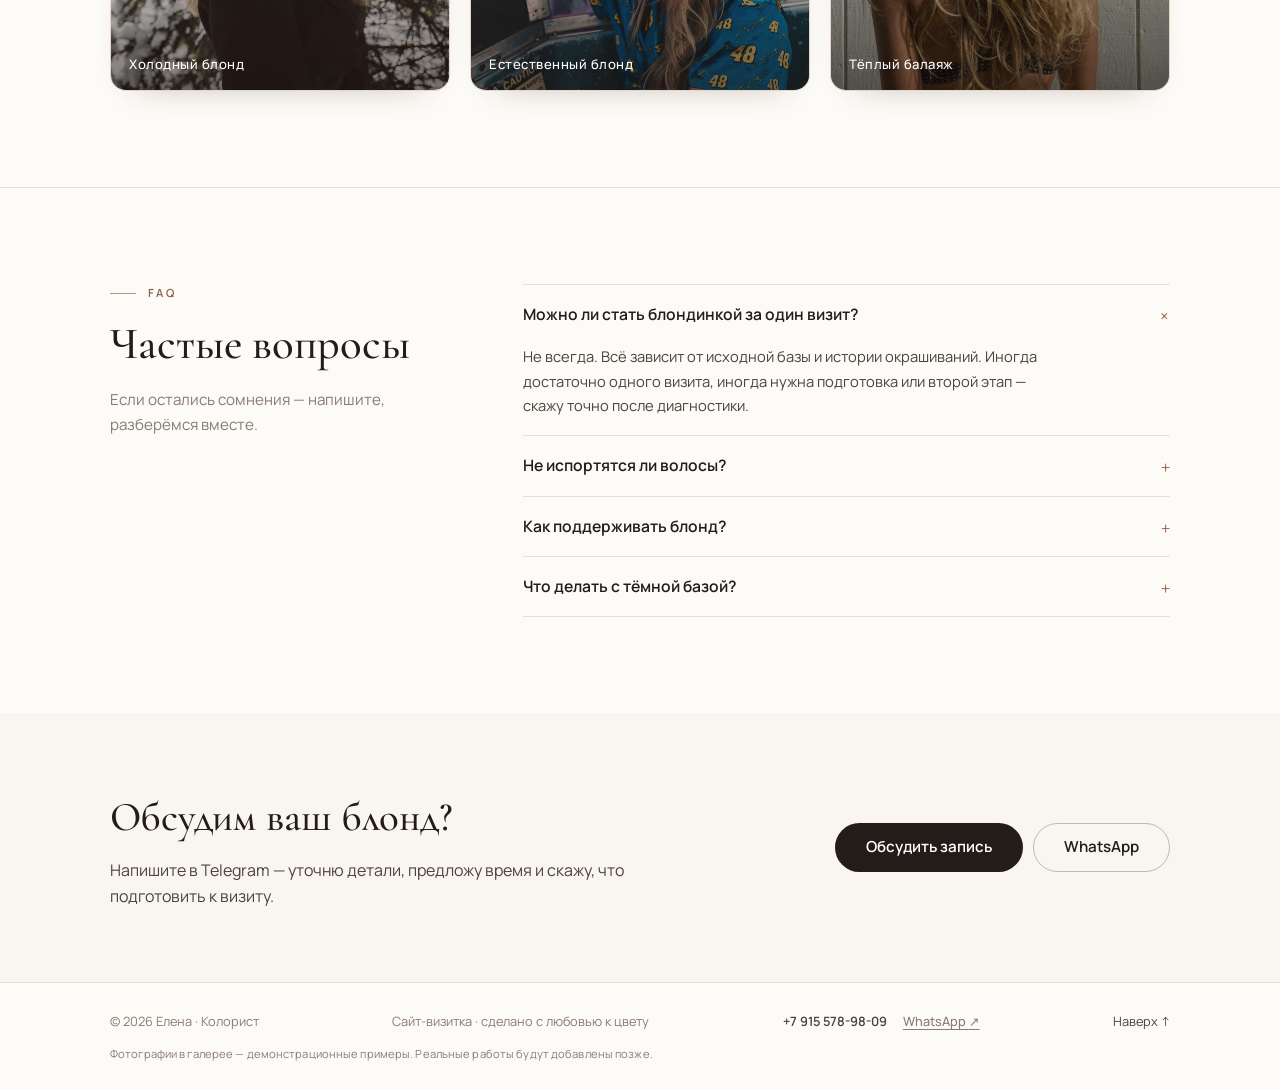
<file: services/blond.html>
<!DOCTYPE html>
<html lang="ru">
<head>
  <meta charset="UTF-8">
  <meta name="viewport" content="width=device-width, initial-scale=1">
  <title>Блонд — осветление и уход | Елена, колорист</title>
  <meta name="description" content="Блонд у колориста Елены: осветление, подбор оттенка и уход. Время — 4–5 часов, стоимость от 7 000 ₽. Для тёмной базы возможны два визита. Запись в Telegram.">
  <meta name="theme-color" content="#fbf8f5">
  <meta property="og:title" content="Блонд — осветление и уход | Елена, колорист">
  <meta property="og:description" content="Холодный или тёплый блонд с планом осветления под состояние волос. Цены, сроки и примеры работ.">
  <meta property="og:type" content="article">
  <link rel="icon" href="data:image/svg+xml,%3Csvg xmlns='http://www.w3.org/2000/svg' viewBox='0 0 64 64'%3E%3Crect width='64' height='64' rx='16' fill='%23231c18'/%3E%3Ctext x='32' y='44' font-family='Georgia,serif' font-size='34' fill='%23fbf8f5' text-anchor='middle'%3EE%3C/text%3E%3C/svg%3E">
  <link rel="preconnect" href="https://fonts.googleapis.com">
  <link rel="preconnect" href="https://fonts.gstatic.com" crossorigin>
  <link href="https://fonts.googleapis.com/css2?family=Cormorant+Garamond:ital,wght@0,400;0,500;0,600;1,400;1,500&family=Manrope:wght@300;400;500;600;700&display=swap" rel="stylesheet">
  <link rel="stylesheet" href="../style.css">
  <script>document.documentElement.classList.add('js');</script>
</head>
<body id="top">
  <a class="skip-link" href="#main">Перейти к содержимому</a>

  <header class="header" id="header">
    <div class="container header__inner">
      <a class="logo" href="../index.html" aria-label="Елена — колорист, на главную">
        <span class="logo__name">Елена</span>
        <span class="logo__role">колорист</span>
      </a>

      <nav class="nav" id="nav" aria-label="Основная навигация">
        <ul class="nav__list">
          <li><a class="nav__link" href="../index.html#about">Обо мне</a></li>
          <li><a class="nav__link" href="../index.html#services">Услуги</a></li>
          <li><a class="nav__link" href="../index.html#assistant">Подбор</a></li>
          <li><a class="nav__link" href="../index.html#gallery">Галерея</a></li>
          <li><a class="nav__link" href="../index.html#contacts">Контакты</a></li>
        </ul>
        <a class="button button--small nav__cta" href="https://t.me/elena_color" target="_blank" rel="noopener noreferrer">Записаться</a>
      </nav>

      <button class="burger" id="burger" type="button" aria-label="Открыть меню" aria-expanded="false" aria-controls="nav">
        <span class="burger__line"></span>
        <span class="burger__line"></span>
        <span class="burger__line"></span>
      </button>
    </div>
  </header>

  <main id="main">
    <nav class="breadcrumbs container" aria-label="Хлебные крошки">
      <ol>
        <li><a href="../index.html">Главная</a></li>
        <li><a href="../index.html#services">Услуги</a></li>
        <li aria-current="page">Блонд</li>
      </ol>
    </nav>

    <section class="service-hero" aria-labelledby="service-title">
      <div class="container service-hero__inner">
        <div class="service-hero__content">
          <p class="eyebrow">Услуга</p>
          <h1 id="service-title">Блонд</h1>
          <p class="service-hero__lead">Блонд — это не один цвет, а план: база, осветление, нюанс и уход. Подбираем оттенок под кожу и состояние волос, без резкого перехода.</p>
          <ul class="service-hero__meta">
            <li class="meta-chip"><span>Время</span>4–5 часов</li>
            <li class="meta-chip"><span>Стоимость</span>от 7 000 ₽</li>
          </ul>
          <div class="service-hero__actions">
            <a class="button" href="https://t.me/elena_color" target="_blank" rel="noopener noreferrer">Обсудить запись</a>
            <a class="link-arrow" href="../index.html#services">Все услуги <span aria-hidden="true">→</span></a>
          </div>
        </div>

        <figure class="service-hero__media">
          <img src="../images/gallery-3.jpg" alt="Холодный блонд с плавным переходом — пример работы" width="1200" height="1500">
          <figcaption class="service-hero__caption">Холодный блонд — пример работы</figcaption>
        </figure>
      </div>
    </section>

    <section class="section service-section">
      <div class="container service-about">
        <div class="reveal">
          <p class="eyebrow">О процедуре</p>
          <h2>Что такое блонд</h2>
          <p>Блонд — это результат осветления, но начинается он не с порошка, а с плана. Нужно понять, насколько волосы готовы к осветлению, какая у них история и какой оттенок подойдёт коже.</p>
          <p>Иногда достаточно одного визита, иногда нужна подготовка или второй этап. Честно скажу на консультации, какой результат реально получить без риска для волос.</p>
        </div>

        <aside class="service-aside reveal">
          <h3>Кому подходит</h3>
          <ul class="about__list">
            <li>Хочется холодный или тёплый блонд</li>
            <li>Готовы выделить 4–5 часов на визит</li>
            <li>Готовы поддерживать оттенок тонированием</li>
            <li>Понимаете, что тёмная база может потребовать двух визитов</li>
          </ul>
        </aside>
      </div>
    </section>

    <section class="section service-section">
      <div class="container">
        <div class="service-block__head reveal">
          <p class="eyebrow">Как проходит</p>
          <h2>Четыре этапа</h2>
          <p class="section__subtitle">Блонд требует внимания к состоянию волос — поэтому диагностика и план здесь особенно важны.</p>
        </div>

        <ol class="steps">
          <li class="reveal">
            <span class="steps__num">01</span>
            <h3>Диагностика и тест</h3>
            <p>Оцениваю состояние волос и делаю тест на совместимость. Обсуждаем желаемый оттенок.</p>
          </li>
          <li class="reveal">
            <span class="steps__num">02</span>
            <h3>План осветления</h3>
            <p>Составляю план: сколько осветления нужно, какие участки проработать и что делать с длиной.</p>
          </li>
          <li class="reveal">
            <span class="steps__num">03</span>
            <h3>Осветление</h3>
            <p>Работаю аккуратно и контролирую процесс. При необходимости разбиваю задачу на два визита.</p>
          </li>
          <li class="reveal">
            <span class="steps__num">04</span>
            <h3>Тонирование и уход</h3>
            <p>Закрываю оттенок, делаю восстанавливающий уход и укладку. Даю рекомендации по поддержке.</p>
          </li>
        </ol>
      </div>
    </section>

    <section class="section service-section service-prices" id="prices">
      <div class="container">
        <div class="service-block__head reveal">
          <p class="eyebrow">Цены</p>
          <h2>Стоимость блонда</h2>
          <p class="section__subtitle">Точная цена — после диагностики. Для тёмной базы может понадобиться два визита.</p>
        </div>

        <div class="table-wrap reveal">
          <table class="price-table">
            <caption class="visually-hidden">Стоимость блонда по длине волос</caption>
            <thead>
              <tr>
                <th scope="col">Длина</th>
                <th scope="col">Что входит</th>
                <th scope="col">Время</th>
                <th scope="col">Стоимость</th>
              </tr>
            </thead>
            <tbody>
              <tr>
                <th scope="row">До плеч</th>
                <td>Осветление, тонирование, уход</td>
                <td>3–4 часа</td>
                <td class="price-table__price">7 000 ₽</td>
              </tr>
              <tr>
                <th scope="row">Ниже плеч</th>
                <td>Осветление, тонирование, уход</td>
                <td>4–5 часов</td>
                <td class="price-table__price">8 500 ₽</td>
              </tr>
              <tr>
                <th scope="row">Длинные</th>
                <td>Осветление, тонирование, уход</td>
                <td>5–6 часов</td>
                <td class="price-table__price">10 000 ₽</td>
              </tr>
            </tbody>
          </table>
        </div>

        <p class="note reveal">Для тёмной базы может понадобиться 2 визита. Точная стоимость — после диагностики; густые и нарощенные волосы +30%.</p>
      </div>
    </section>

    <section class="section service-section service-photos" id="photos">
      <div class="container">
        <div class="section__head reveal">
          <p class="eyebrow">Работы</p>
          <h2>Примеры блонда</h2>
          <p class="section__subtitle">Холодный и тёплый блонд, естественные переходы и мягкий контраст.</p>
        </div>

        <div class="gallery gallery--service">
          <button class="gallery__item reveal" type="button" data-full="../images/gallery-3.jpg" aria-label="Открыть фото: холодный блонд">
            <img src="../images/gallery-3.jpg" alt="Холодный блонд с плавным переходом — пример работы" width="1200" height="1500" loading="lazy">
            <span class="gallery__caption">Холодный блонд</span>
          </button>
          <button class="gallery__item reveal" type="button" data-full="../images/gallery-5.jpg" aria-label="Открыть фото: естественный блонд">
            <img src="../images/gallery-5.jpg" alt="Естественный блонд с мягкими прядями — пример работы" width="1200" height="1500" loading="lazy">
            <span class="gallery__caption">Естественный блонд</span>
          </button>
          <button class="gallery__item reveal" type="button" data-full="../images/gallery-1.jpg" aria-label="Открыть фото: тёплый балаяж">
            <img src="../images/gallery-1.jpg" alt="Тёплый балаяж на длинных волосах — пример работы" width="1200" height="1500" loading="lazy">
            <span class="gallery__caption">Тёплый балаяж</span>
          </button>
        </div>
      </div>
    </section>

    <section class="section service-section">
      <div class="container service-faq">
        <div class="service-block__head reveal">
          <p class="eyebrow">FAQ</p>
          <h2>Частые вопросы</h2>
          <p class="section__subtitle">Если остались сомнения — напишите, разберёмся вместе.</p>
        </div>

        <div class="faq reveal">
          <details class="faq__item" open>
            <summary>Можно ли стать блондинкой за один визит?</summary>
            <p>Не всегда. Всё зависит от исходной базы и истории окрашиваний. Иногда достаточно одного визита, иногда нужна подготовка или второй этап — скажу точно после диагностики.</p>
          </details>
          <details class="faq__item">
            <summary>Не испортятся ли волосы?</summary>
            <p>Полностью исключить нагрузку на волосы при осветлении нельзя. Но можно работать аккуратно, контролировать процесс и обязательно завершать процедуру уходом. Если волосы не готовы — предложу другой план.</p>
          </details>
          <details class="faq__item">
            <summary>Как поддерживать блонд?</summary>
            <p>Тонирование раз в 4–6 недель, шампунь для холодного или тёплого блонда, маска 1–2 раза в неделю и защита от высокой температуры. Так оттенок дольше остаётся свежим.</p>
          </details>
          <details class="faq__item">
            <summary>Что делать с тёмной базой?</summary>
            <p>Начать с консультации и диагностики. Иногда осветление разбивают на два визита, чтобы не травмировать волосы и получить ровный оттенок.</p>
          </details>
        </div>
      </div>
    </section>

    <section class="cta-band">
      <div class="container cta-band__inner reveal">
        <div>
          <h2>Обсудим ваш блонд?</h2>
          <p>Напишите в Telegram — уточню детали, предложу время и скажу, что подготовить к визиту.</p>
        </div>
        <div class="cta-band__actions">
          <a class="button" href="https://t.me/elena_color" target="_blank" rel="noopener noreferrer">Обсудить запись</a>
          <a class="button button--ghost" href="https://wa.me/79155789809" target="_blank" rel="noopener noreferrer">WhatsApp</a>
        </div>
      </div>
    </section>
  </main>

  <footer class="footer">
    <div class="container footer__inner">
      <p>© <span id="year">2026</span> Елена · Колорист</p>
      <p class="footer__note">Сайт-визитка · сделано с любовью к цвету</p>
      <p class="footer__phone">
        <a href="tel:+79155789809">+7 915 578-98-09</a>
        <a class="footer__wa" href="https://wa.me/79155789809" target="_blank" rel="noopener noreferrer">WhatsApp <span aria-hidden="true">&#8599;</span></a>
      </p>
      <a class="footer__top" href="#top">Наверх <span aria-hidden="true">↑</span></a>
    </div>
    <p class="container footer__disclaimer">Фотографии в галерее — демонстрационные примеры. Реальные работы будут добавлены позже.</p>
  </footer>

  <div class="lightbox" id="lightbox" role="dialog" aria-modal="true" aria-label="Просмотр фотографии" hidden>
    <button class="lightbox__close" type="button" aria-label="Закрыть просмотр">
      <span aria-hidden="true">×</span>
    </button>
    <img class="lightbox__img" src="data:image/svg+xml,%3Csvg xmlns='http://www.w3.org/2000/svg' width='1' height='1'/%3E" alt="">
  </div>

  <script src="../script.js" defer></script>
</body>
</html>
</file>
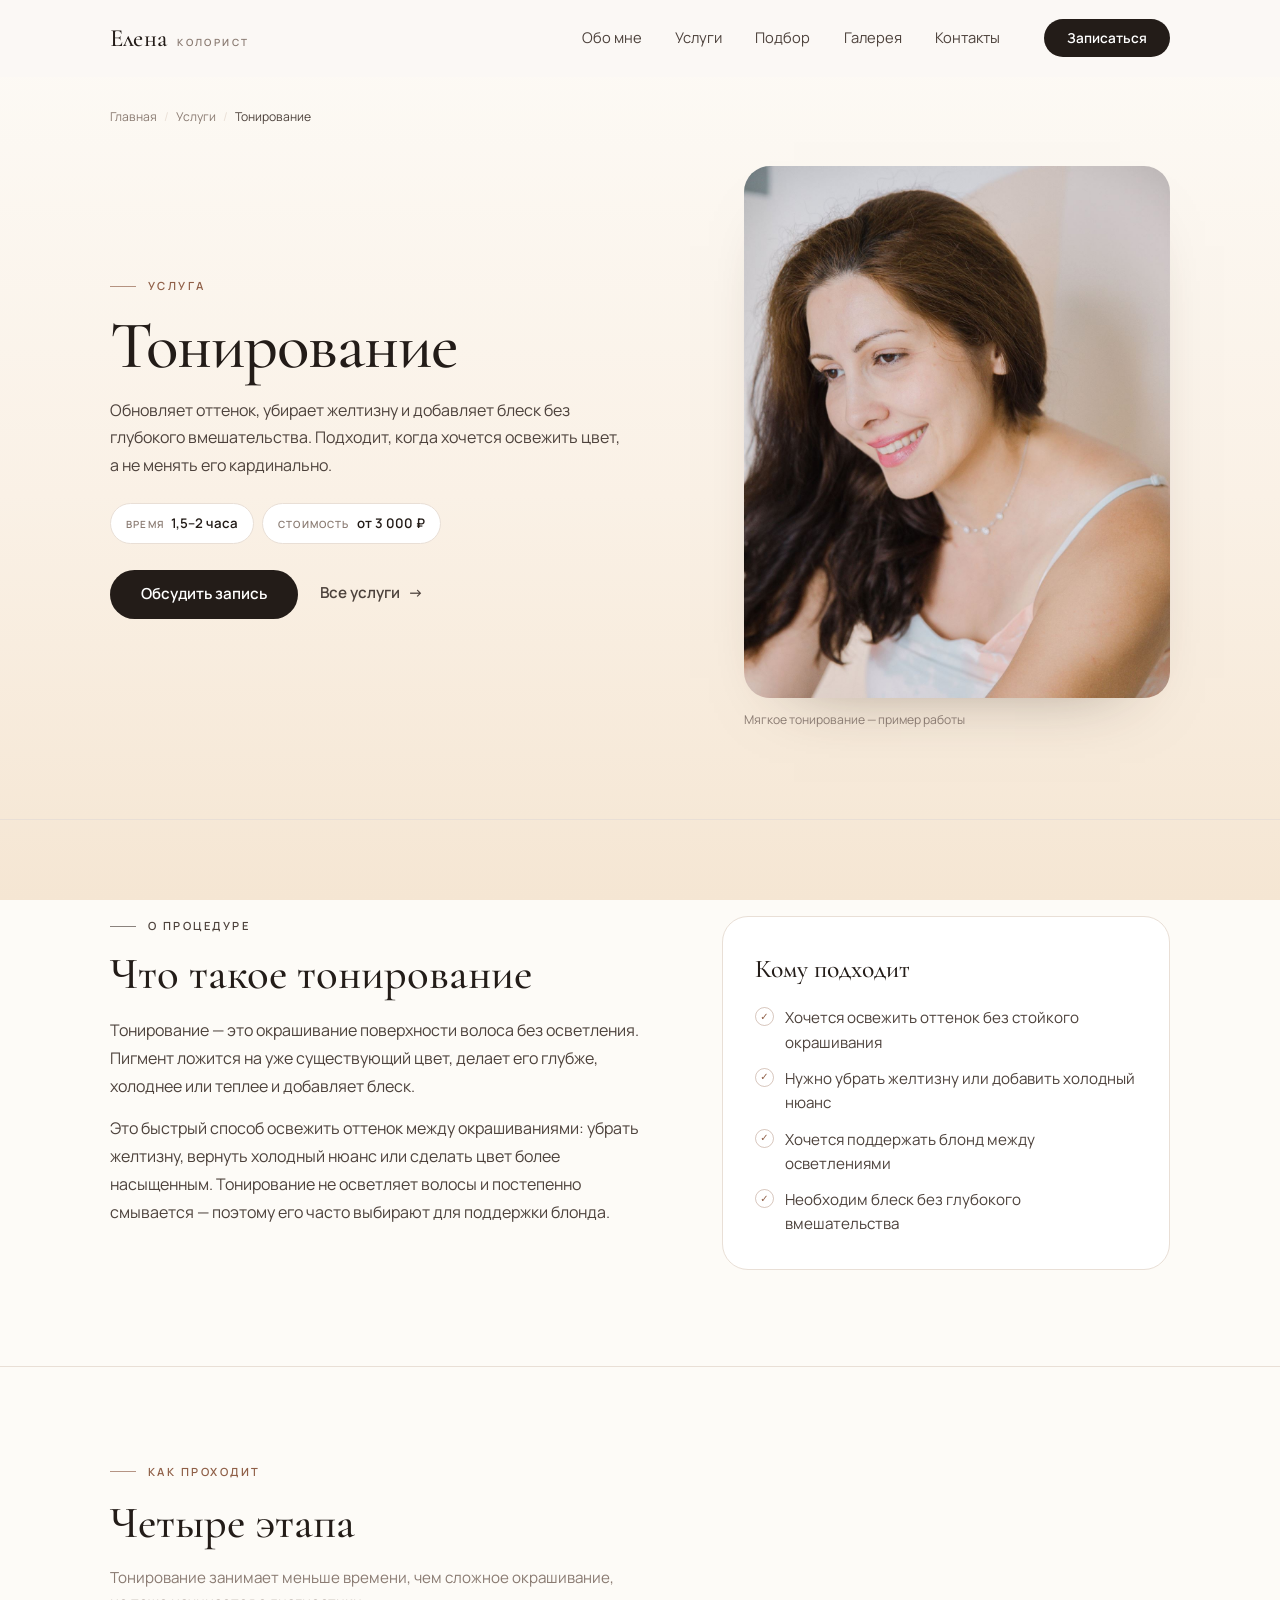
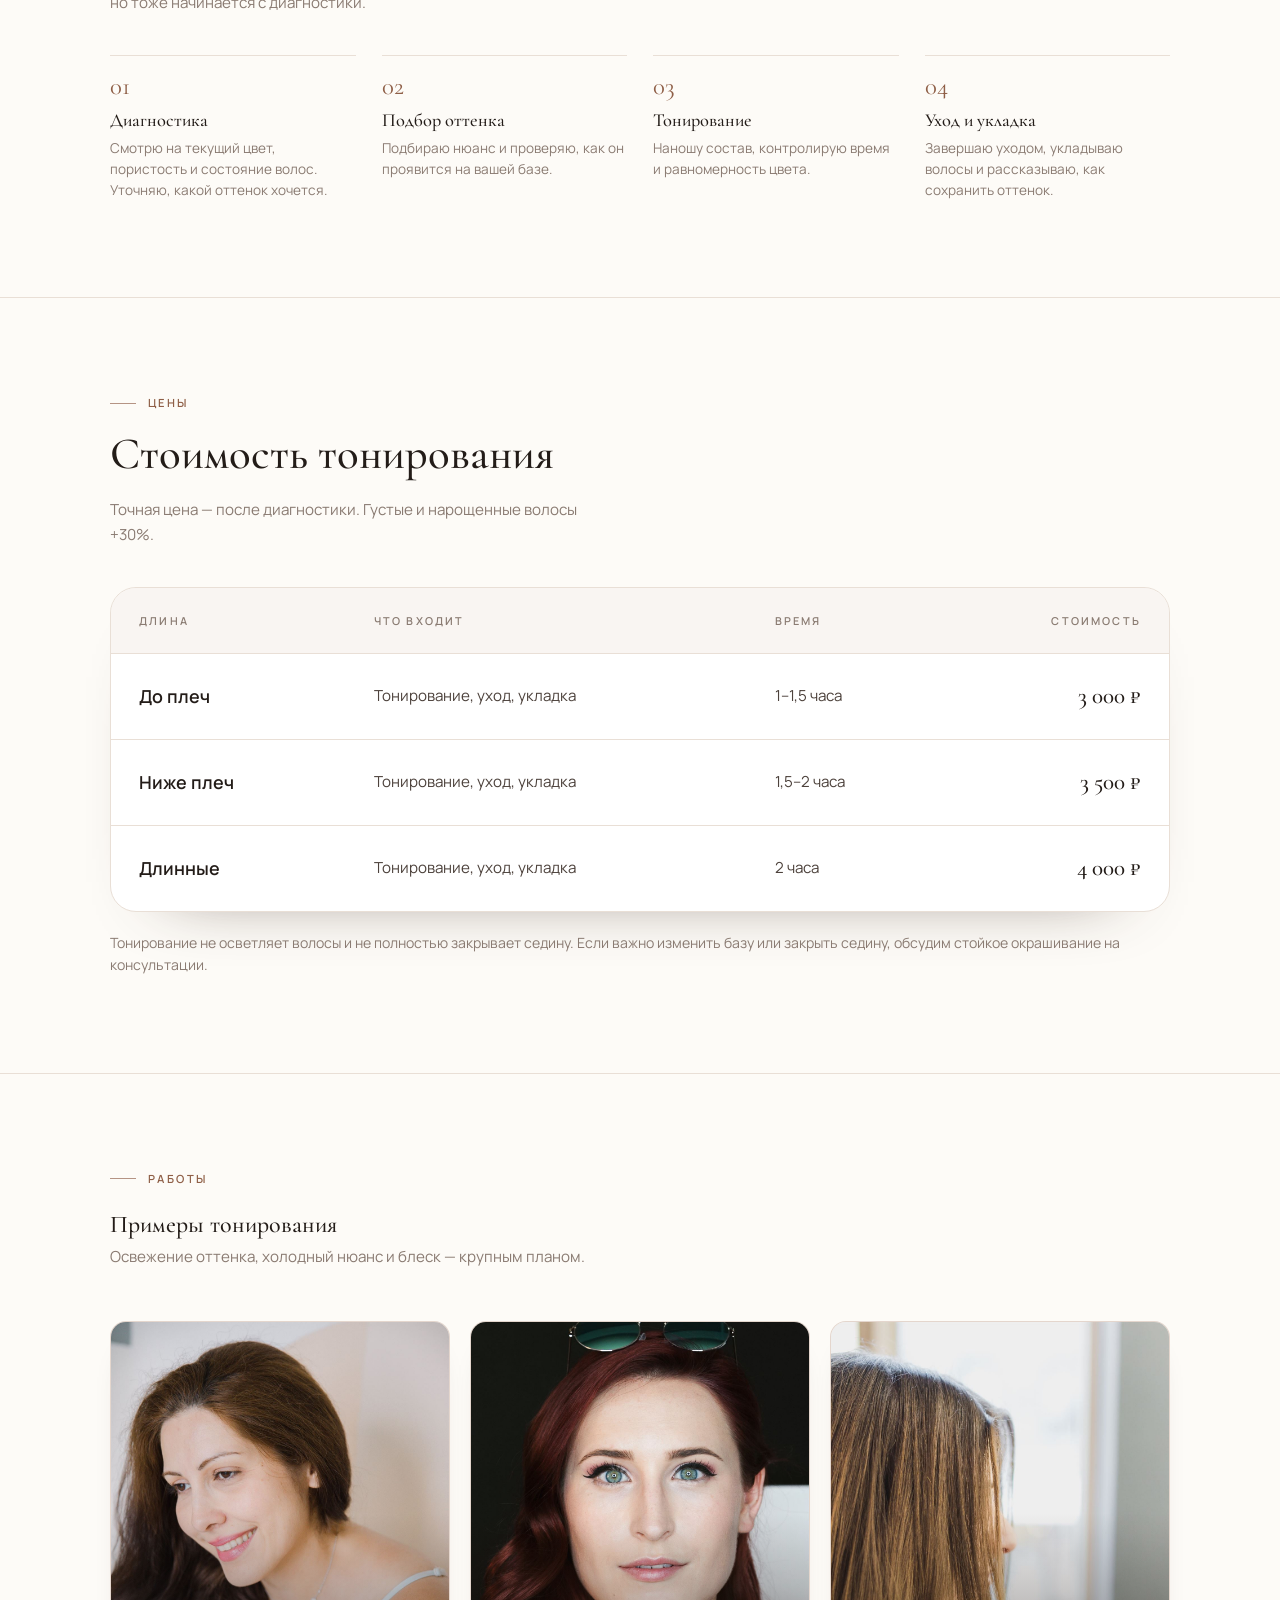
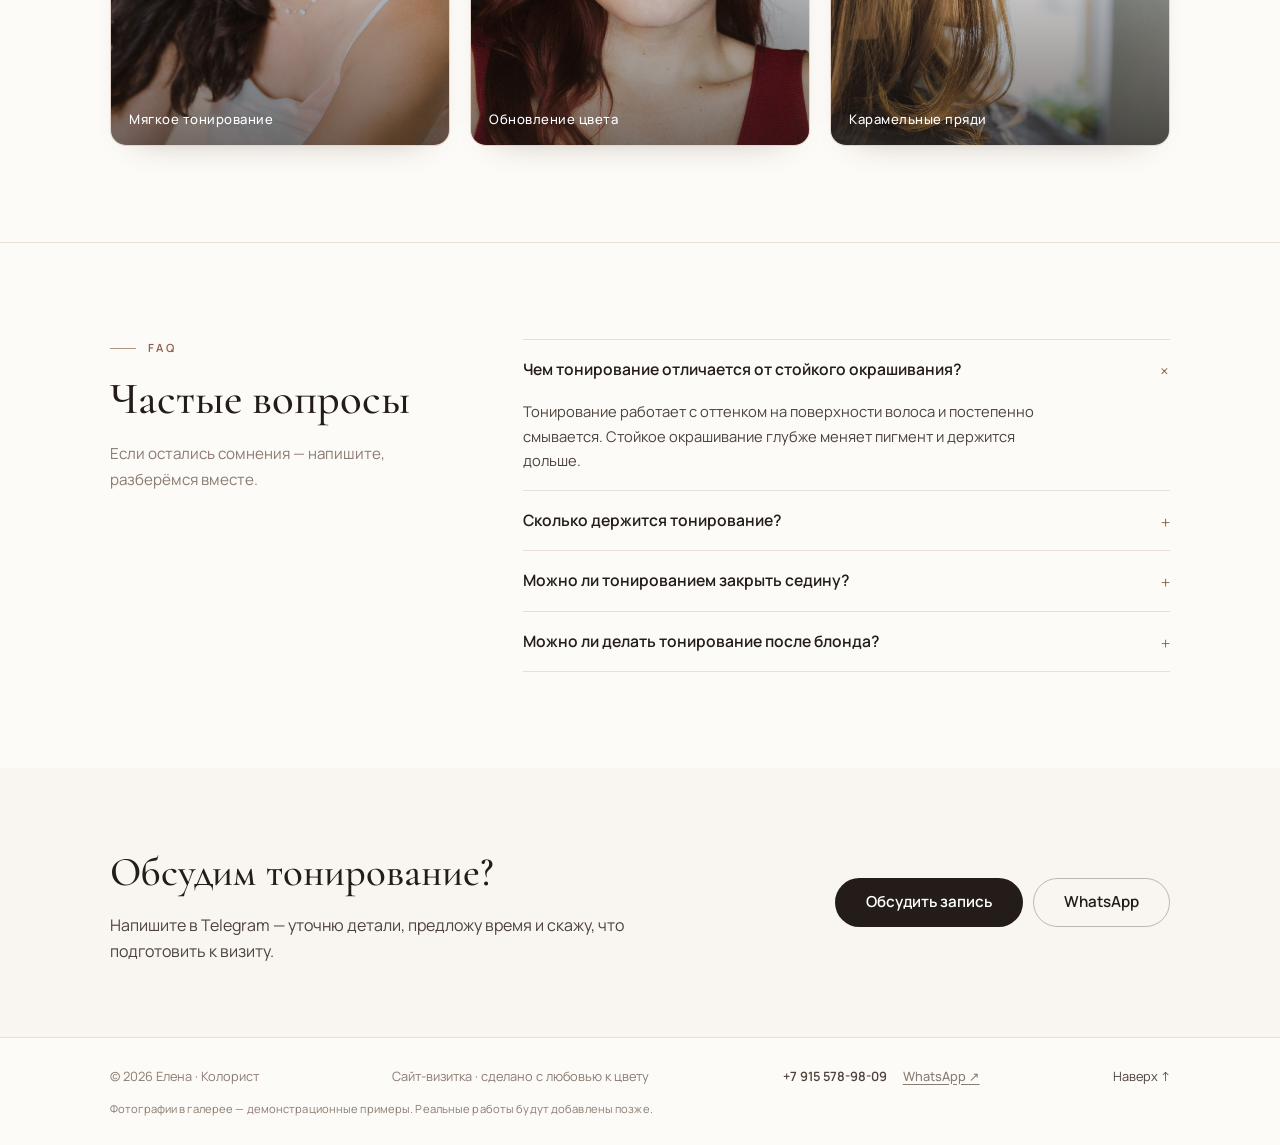
<file: services/tonirovanie.html>
<!DOCTYPE html>
<html lang="ru">
<head>
  <meta charset="UTF-8">
  <meta name="viewport" content="width=device-width, initial-scale=1">
  <title>Тонирование волос — обновление оттенка | Елена, колорист</title>
  <meta name="description" content="Тонирование у колориста Елены: обновление оттенка, нейтрализация желтизны и блеск. Время — 1,5–2 часа, стоимость от 3 000 ₽. Запись в Telegram.">
  <meta name="theme-color" content="#fbf8f5">
  <meta property="og:title" content="Тонирование волос — обновление оттенка | Елена, колорист">
  <meta property="og:description" content="Освежить цвет, убрать желтизну и добавить блеск без глубокого вмешательства. Цены, сроки и примеры работ.">
  <meta property="og:type" content="article">
  <link rel="icon" href="data:image/svg+xml,%3Csvg xmlns='http://www.w3.org/2000/svg' viewBox='0 0 64 64'%3E%3Crect width='64' height='64' rx='16' fill='%23231c18'/%3E%3Ctext x='32' y='44' font-family='Georgia,serif' font-size='34' fill='%23fbf8f5' text-anchor='middle'%3EE%3C/text%3E%3C/svg%3E">
  <link rel="preconnect" href="https://fonts.googleapis.com">
  <link rel="preconnect" href="https://fonts.gstatic.com" crossorigin>
  <link href="https://fonts.googleapis.com/css2?family=Cormorant+Garamond:ital,wght@0,400;0,500;0,600;1,400;1,500&family=Manrope:wght@300;400;500;600;700&display=swap" rel="stylesheet">
  <link rel="stylesheet" href="../style.css">
  <script>document.documentElement.classList.add('js');</script>
</head>
<body id="top">
  <a class="skip-link" href="#main">Перейти к содержимому</a>

  <header class="header" id="header">
    <div class="container header__inner">
      <a class="logo" href="../index.html" aria-label="Елена — колорист, на главную">
        <span class="logo__name">Елена</span>
        <span class="logo__role">колорист</span>
      </a>

      <nav class="nav" id="nav" aria-label="Основная навигация">
        <ul class="nav__list">
          <li><a class="nav__link" href="../index.html#about">Обо мне</a></li>
          <li><a class="nav__link" href="../index.html#services">Услуги</a></li>
          <li><a class="nav__link" href="../index.html#assistant">Подбор</a></li>
          <li><a class="nav__link" href="../index.html#gallery">Галерея</a></li>
          <li><a class="nav__link" href="../index.html#contacts">Контакты</a></li>
        </ul>
        <a class="button button--small nav__cta" href="https://t.me/elena_color" target="_blank" rel="noopener noreferrer">Записаться</a>
      </nav>

      <button class="burger" id="burger" type="button" aria-label="Открыть меню" aria-expanded="false" aria-controls="nav">
        <span class="burger__line"></span>
        <span class="burger__line"></span>
        <span class="burger__line"></span>
      </button>
    </div>
  </header>

  <main id="main">
    <nav class="breadcrumbs container" aria-label="Хлебные крошки">
      <ol>
        <li><a href="../index.html">Главная</a></li>
        <li><a href="../index.html#services">Услуги</a></li>
        <li aria-current="page">Тонирование</li>
      </ol>
    </nav>

    <section class="service-hero" aria-labelledby="service-title">
      <div class="container service-hero__inner">
        <div class="service-hero__content">
          <p class="eyebrow">Услуга</p>
          <h1 id="service-title">Тонирование</h1>
          <p class="service-hero__lead">Обновляет оттенок, убирает желтизну и добавляет блеск без глубокого вмешательства. Подходит, когда хочется освежить цвет, а не менять его кардинально.</p>
          <ul class="service-hero__meta">
            <li class="meta-chip"><span>Время</span>1,5–2 часа</li>
            <li class="meta-chip"><span>Стоимость</span>от 3 000 ₽</li>
          </ul>
          <div class="service-hero__actions">
            <a class="button" href="https://t.me/elena_color" target="_blank" rel="noopener noreferrer">Обсудить запись</a>
            <a class="link-arrow" href="../index.html#services">Все услуги <span aria-hidden="true">→</span></a>
          </div>
        </div>

        <figure class="service-hero__media">
          <img src="../images/gallery-2.jpg" alt="Мягкое тонирование в тёплый коричневый оттенок — пример работы" width="1200" height="1500">
          <figcaption class="service-hero__caption">Мягкое тонирование — пример работы</figcaption>
        </figure>
      </div>
    </section>

    <section class="section service-section">
      <div class="container service-about">
        <div class="reveal">
          <p class="eyebrow">О процедуре</p>
          <h2>Что такое тонирование</h2>
          <p>Тонирование — это окрашивание поверхности волоса без осветления. Пигмент ложится на уже существующий цвет, делает его глубже, холоднее или теплее и добавляет блеск.</p>
          <p>Это быстрый способ освежить оттенок между окрашиваниями: убрать желтизну, вернуть холодный нюанс или сделать цвет более насыщенным. Тонирование не осветляет волосы и постепенно смывается — поэтому его часто выбирают для поддержки блонда.</p>
        </div>

        <aside class="service-aside reveal">
          <h3>Кому подходит</h3>
          <ul class="about__list">
            <li>Хочется освежить оттенок без стойкого окрашивания</li>
            <li>Нужно убрать желтизну или добавить холодный нюанс</li>
            <li>Хочется поддержать блонд между осветлениями</li>
            <li>Необходим блеск без глубокого вмешательства</li>
          </ul>
        </aside>
      </div>
    </section>

    <section class="section service-section">
      <div class="container">
        <div class="service-block__head reveal">
          <p class="eyebrow">Как проходит</p>
          <h2>Четыре этапа</h2>
          <p class="section__subtitle">Тонирование занимает меньше времени, чем сложное окрашивание, но тоже начинается с диагностики.</p>
        </div>

        <ol class="steps">
          <li class="reveal">
            <span class="steps__num">01</span>
            <h3>Диагностика</h3>
            <p>Смотрю на текущий цвет, пористость и состояние волос. Уточняю, какой оттенок хочется.</p>
          </li>
          <li class="reveal">
            <span class="steps__num">02</span>
            <h3>Подбор оттенка</h3>
            <p>Подбираю нюанс и проверяю, как он проявится на вашей базе.</p>
          </li>
          <li class="reveal">
            <span class="steps__num">03</span>
            <h3>Тонирование</h3>
            <p>Наношу состав, контролирую время и равномерность цвета.</p>
          </li>
          <li class="reveal">
            <span class="steps__num">04</span>
            <h3>Уход и укладка</h3>
            <p>Завершаю уходом, укладываю волосы и рассказываю, как сохранить оттенок.</p>
          </li>
        </ol>
      </div>
    </section>

    <section class="section service-section service-prices" id="prices">
      <div class="container">
        <div class="service-block__head reveal">
          <p class="eyebrow">Цены</p>
          <h2>Стоимость тонирования</h2>
          <p class="section__subtitle">Точная цена — после диагностики. Густые и нарощенные волосы +30%.</p>
        </div>

        <div class="table-wrap reveal">
          <table class="price-table">
            <caption class="visually-hidden">Стоимость тонирования по длине волос</caption>
            <thead>
              <tr>
                <th scope="col">Длина</th>
                <th scope="col">Что входит</th>
                <th scope="col">Время</th>
                <th scope="col">Стоимость</th>
              </tr>
            </thead>
            <tbody>
              <tr>
                <th scope="row">До плеч</th>
                <td>Тонирование, уход, укладка</td>
                <td>1–1,5 часа</td>
                <td class="price-table__price">3 000 ₽</td>
              </tr>
              <tr>
                <th scope="row">Ниже плеч</th>
                <td>Тонирование, уход, укладка</td>
                <td>1,5–2 часа</td>
                <td class="price-table__price">3 500 ₽</td>
              </tr>
              <tr>
                <th scope="row">Длинные</th>
                <td>Тонирование, уход, укладка</td>
                <td>2 часа</td>
                <td class="price-table__price">4 000 ₽</td>
              </tr>
            </tbody>
          </table>
        </div>

        <p class="note reveal">Тонирование не осветляет волосы и не полностью закрывает седину. Если важно изменить базу или закрыть седину, обсудим стойкое окрашивание на консультации.</p>
      </div>
    </section>

    <section class="section service-section service-photos" id="photos">
      <div class="container">
        <div class="section__head reveal">
          <p class="eyebrow">Работы</p>
          <h2>Примеры тонирования</h2>
          <p class="section__subtitle">Освежение оттенка, холодный нюанс и блеск — крупным планом.</p>
        </div>

        <div class="gallery gallery--service">
          <button class="gallery__item reveal" type="button" data-full="../images/gallery-2.jpg" aria-label="Открыть фото: мягкое тонирование">
            <img src="../images/gallery-2.jpg" alt="Мягкое тонирование в тёплый коричневый оттенок — пример работы" width="1200" height="1500" loading="lazy">
            <span class="gallery__caption">Мягкое тонирование</span>
          </button>
          <button class="gallery__item reveal" type="button" data-full="../images/gallery-6.jpg" aria-label="Открыть фото: обновление цвета">
            <img src="../images/gallery-6.jpg" alt="Обновление цвета с медным отливом — пример работы" width="1200" height="1500" loading="lazy">
            <span class="gallery__caption">Обновление цвета</span>
          </button>
          <button class="gallery__item reveal" type="button" data-full="../images/gallery-4.jpg" aria-label="Открыть фото: карамельные пряди">
            <img src="../images/gallery-4.jpg" alt="Карамельные пряди на длинных волосах — пример работы" width="1200" height="1500" loading="lazy">
            <span class="gallery__caption">Карамельные пряди</span>
          </button>
        </div>
      </div>
    </section>

    <section class="section service-section">
      <div class="container service-faq">
        <div class="service-block__head reveal">
          <p class="eyebrow">FAQ</p>
          <h2>Частые вопросы</h2>
          <p class="section__subtitle">Если остались сомнения — напишите, разберёмся вместе.</p>
        </div>

        <div class="faq reveal">
          <details class="faq__item" open>
            <summary>Чем тонирование отличается от стойкого окрашивания?</summary>
            <p>Тонирование работает с оттенком на поверхности волоса и постепенно смывается. Стойкое окрашивание глубже меняет пигмент и держится дольше.</p>
          </details>
          <details class="faq__item">
            <summary>Сколько держится тонирование?</summary>
            <p>Обычно 3–6 недель — зависит от пористости волос и ухода. Мытьё горячей водой и агрессивные шампуни сокращают срок.</p>
          </details>
          <details class="faq__item">
            <summary>Можно ли тонированием закрыть седину?</summary>
            <p>Тонирование может освежить цвет и слегка замаскировать седину, но не гарантирует полного перекрытия. Если важно закрыть седину, обсудим стойкое окрашивание.</p>
          </details>
          <details class="faq__item">
            <summary>Можно ли делать тонирование после блонда?</summary>
            <p>Да, это один из самых частых сценариев: освежить оттенок, убрать желтизну и добавить блеск без нового осветления.</p>
          </details>
        </div>
      </div>
    </section>

    <section class="cta-band">
      <div class="container cta-band__inner reveal">
        <div>
          <h2>Обсудим тонирование?</h2>
          <p>Напишите в Telegram — уточню детали, предложу время и скажу, что подготовить к визиту.</p>
        </div>
        <div class="cta-band__actions">
          <a class="button" href="https://t.me/elena_color" target="_blank" rel="noopener noreferrer">Обсудить запись</a>
          <a class="button button--ghost" href="https://wa.me/79155789809" target="_blank" rel="noopener noreferrer">WhatsApp</a>
        </div>
      </div>
    </section>
  </main>

  <footer class="footer">
    <div class="container footer__inner">
      <p>© <span id="year">2026</span> Елена · Колорист</p>
      <p class="footer__note">Сайт-визитка · сделано с любовью к цвету</p>
      <p class="footer__phone">
        <a href="tel:+79155789809">+7 915 578-98-09</a>
        <a class="footer__wa" href="https://wa.me/79155789809" target="_blank" rel="noopener noreferrer">WhatsApp <span aria-hidden="true">&#8599;</span></a>
      </p>
      <a class="footer__top" href="#top">Наверх <span aria-hidden="true">↑</span></a>
    </div>
    <p class="container footer__disclaimer">Фотографии в галерее — демонстрационные примеры. Реальные работы будут добавлены позже.</p>
  </footer>

  <div class="lightbox" id="lightbox" role="dialog" aria-modal="true" aria-label="Просмотр фотографии" hidden>
    <button class="lightbox__close" type="button" aria-label="Закрыть просмотр">
      <span aria-hidden="true">×</span>
    </button>
    <img class="lightbox__img" src="data:image/svg+xml,%3Csvg xmlns='http://www.w3.org/2000/svg' width='1' height='1'/%3E" alt="">
  </div>

  <script src="../script.js" defer></script>
</body>
</html>
</file>
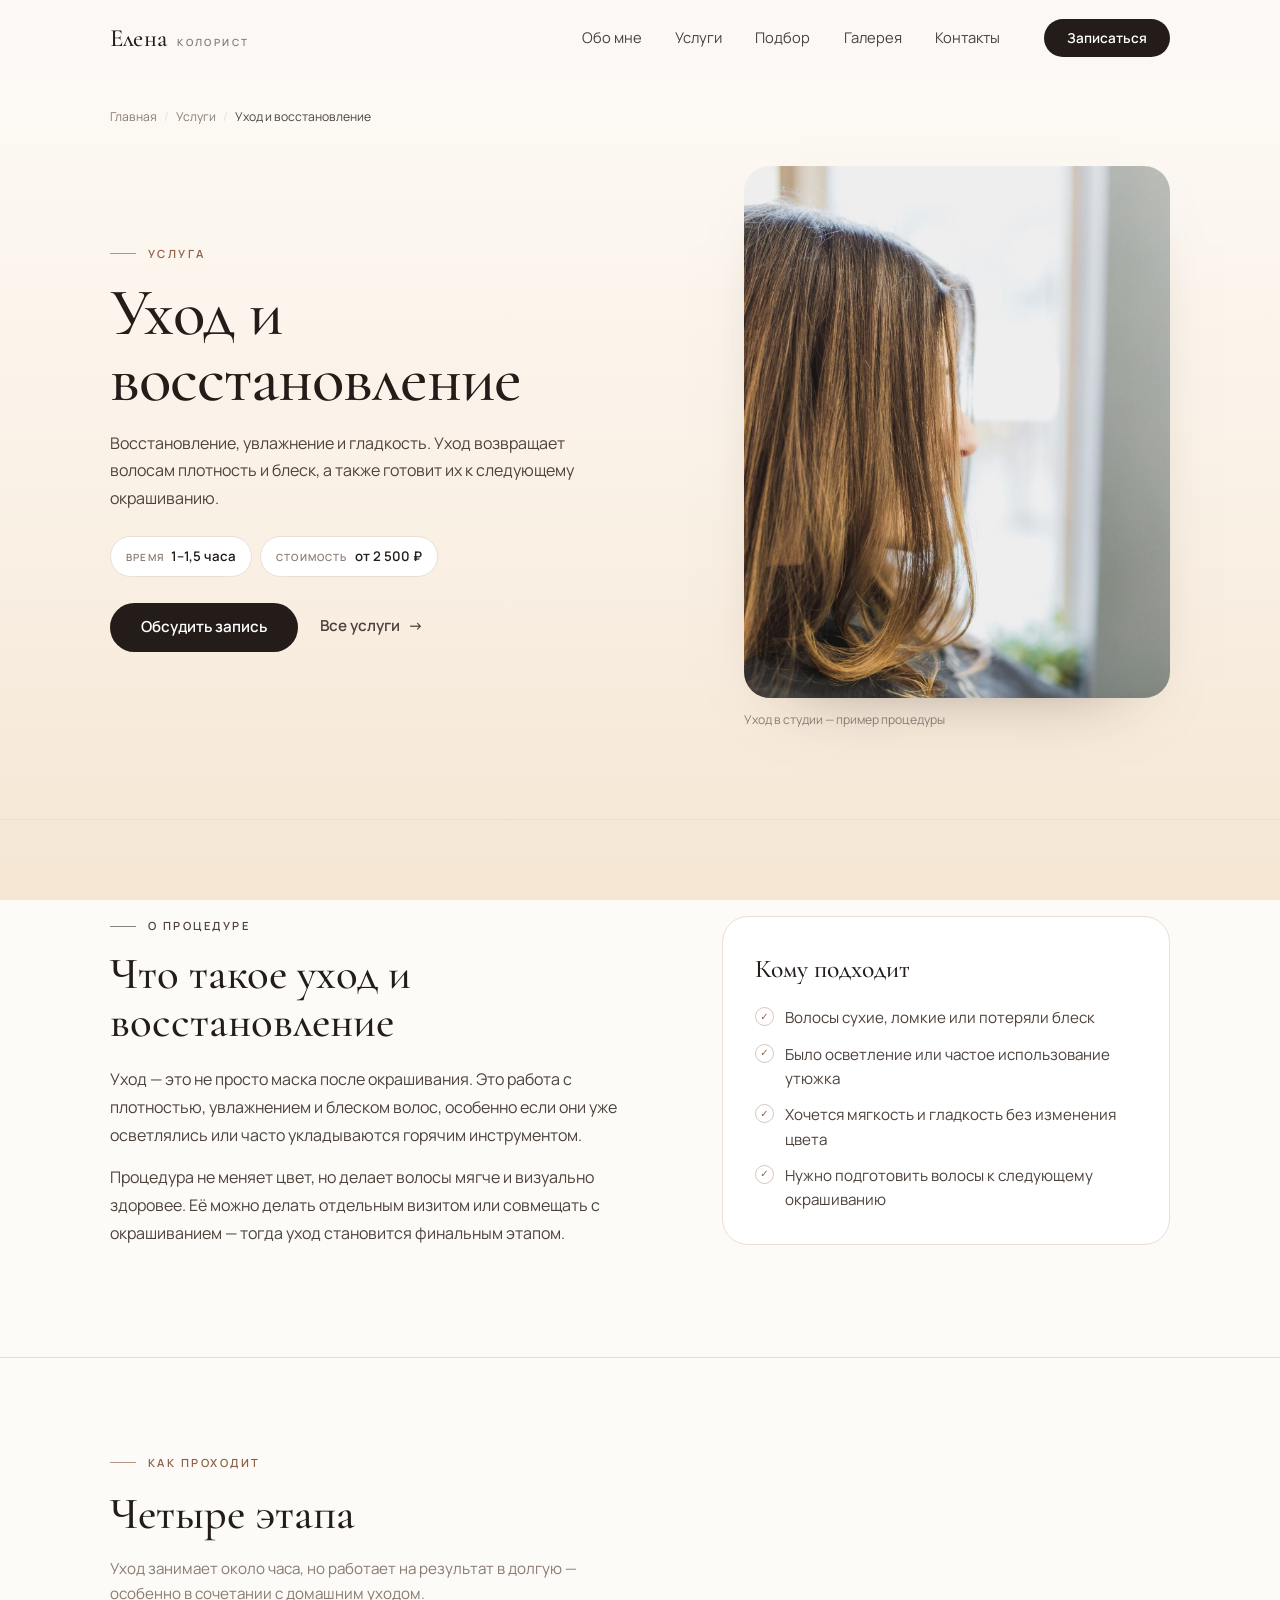
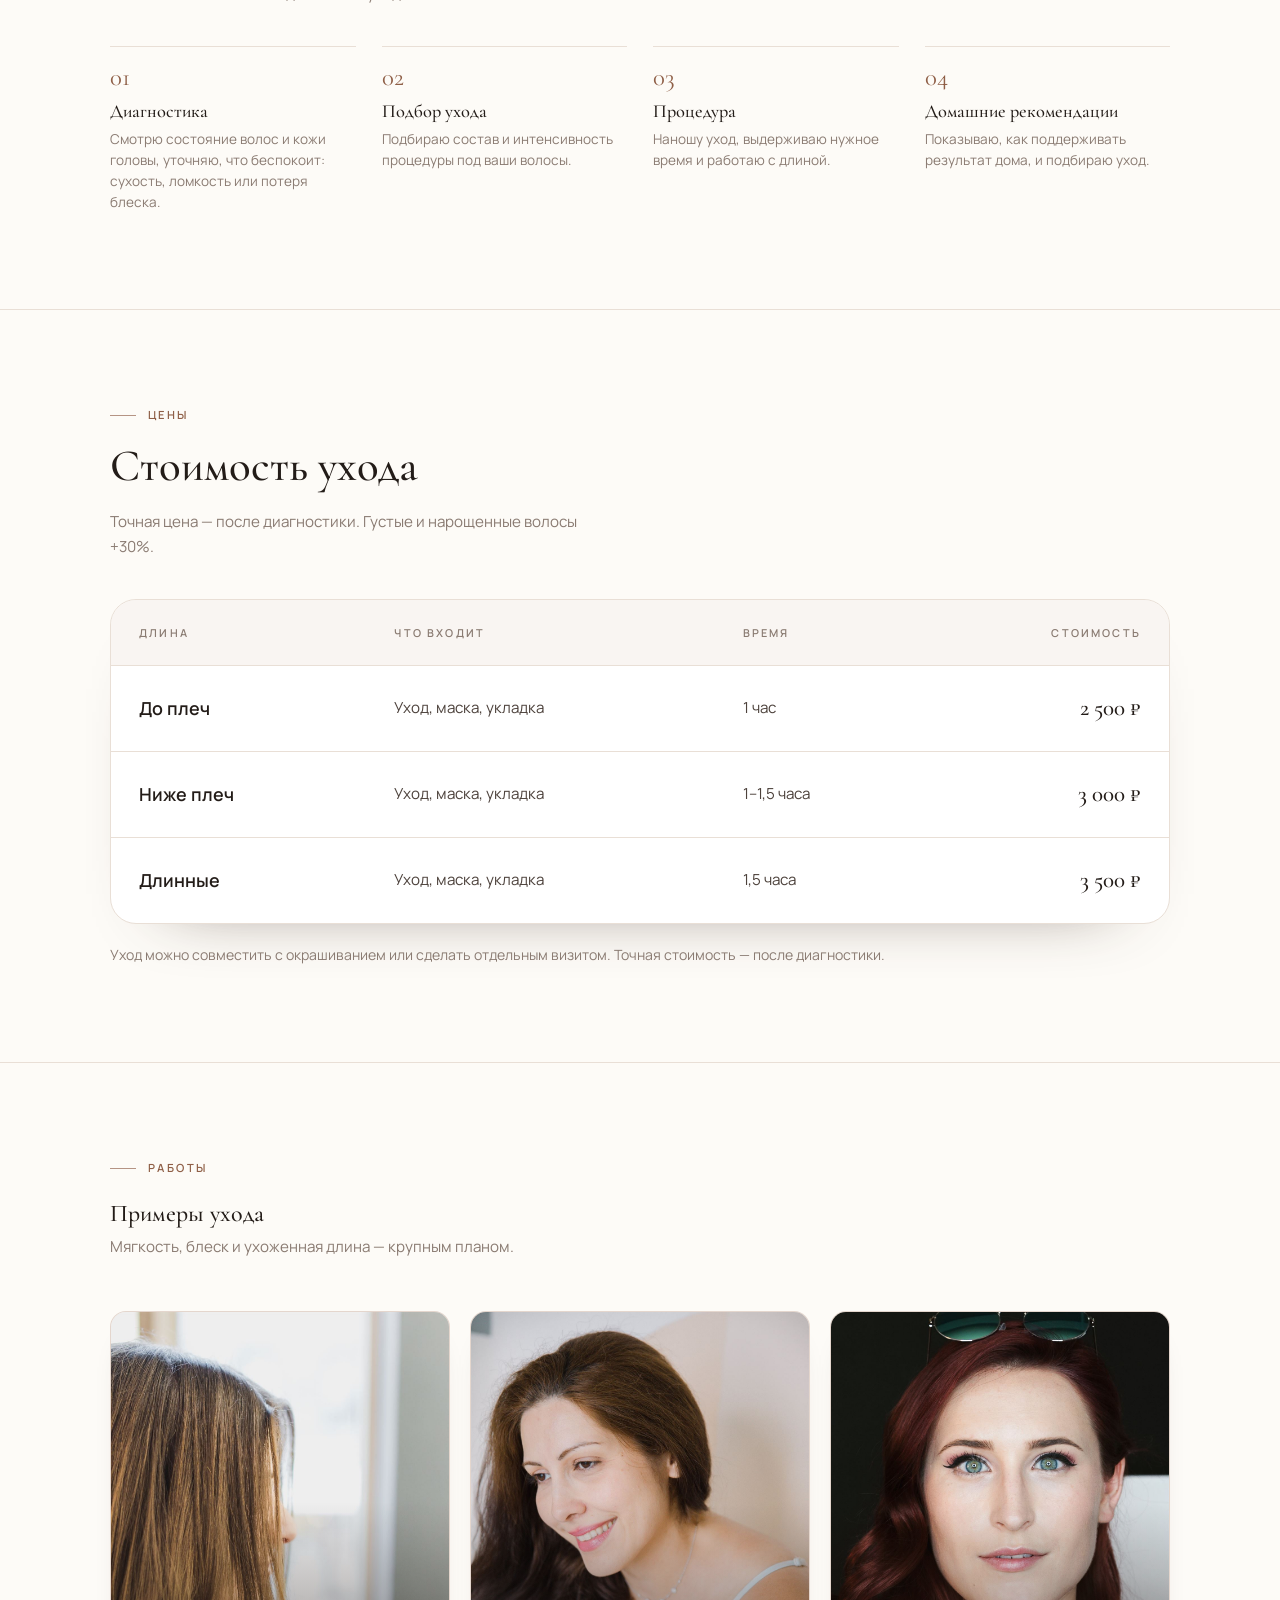
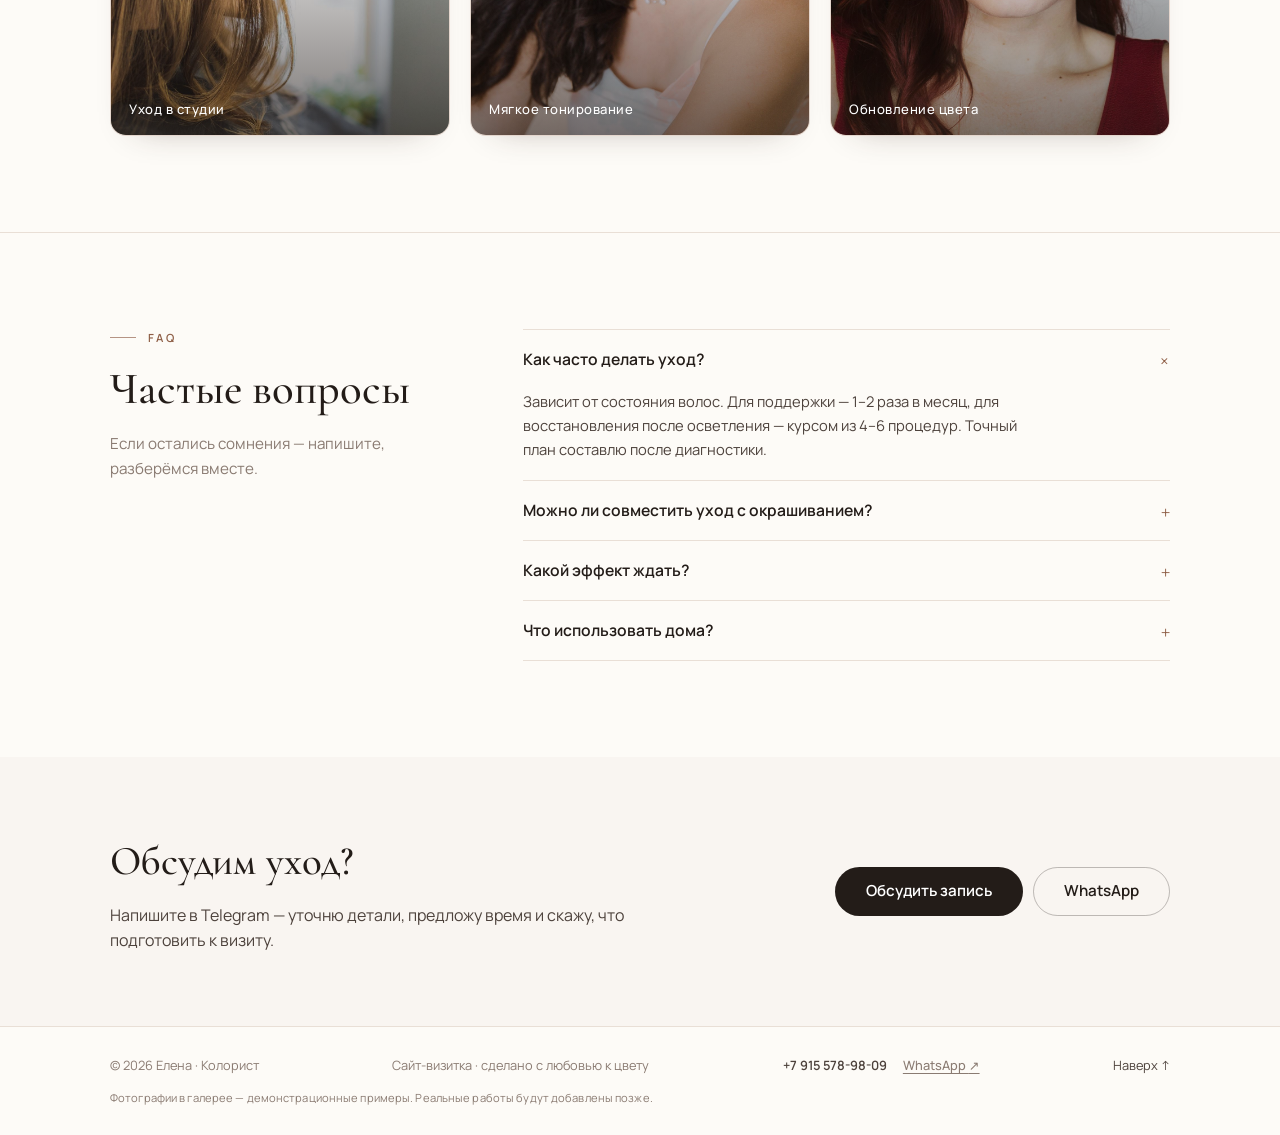
<file: services/uhod.html>
<!DOCTYPE html>
<html lang="ru">
<head>
  <meta charset="UTF-8">
  <meta name="viewport" content="width=device-width, initial-scale=1">
  <title>Уход и восстановление волос | Елена, колорист</title>
  <meta name="description" content="Уход и восстановление волос у колориста Елены: питание, увлажнение и блеск. Время — 1–1,5 часа, стоимость от 2 500 ₽. Можно совместить с окрашиванием. Запись в Telegram.">
  <meta name="theme-color" content="#fbf8f5">
  <meta property="og:title" content="Уход и восстановление волос | Елена, колорист">
  <meta property="og:description" content="Восстановление, увлажнение и гладкость. Уход возвращает волосам плотность и блеск.">
  <meta property="og:type" content="article">
  <link rel="icon" href="data:image/svg+xml,%3Csvg xmlns='http://www.w3.org/2000/svg' viewBox='0 0 64 64'%3E%3Crect width='64' height='64' rx='16' fill='%23231c18'/%3E%3Ctext x='32' y='44' font-family='Georgia,serif' font-size='34' fill='%23fbf8f5' text-anchor='middle'%3EE%3C/text%3E%3C/svg%3E">
  <link rel="preconnect" href="https://fonts.googleapis.com">
  <link rel="preconnect" href="https://fonts.gstatic.com" crossorigin>
  <link href="https://fonts.googleapis.com/css2?family=Cormorant+Garamond:ital,wght@0,400;0,500;0,600;1,400;1,500&family=Manrope:wght@300;400;500;600;700&display=swap" rel="stylesheet">
  <link rel="stylesheet" href="../style.css">
  <script>document.documentElement.classList.add('js');</script>
</head>
<body id="top">
  <a class="skip-link" href="#main">Перейти к содержимому</a>

  <header class="header" id="header">
    <div class="container header__inner">
      <a class="logo" href="../index.html" aria-label="Елена — колорист, на главную">
        <span class="logo__name">Елена</span>
        <span class="logo__role">колорист</span>
      </a>

      <nav class="nav" id="nav" aria-label="Основная навигация">
        <ul class="nav__list">
          <li><a class="nav__link" href="../index.html#about">Обо мне</a></li>
          <li><a class="nav__link" href="../index.html#services">Услуги</a></li>
          <li><a class="nav__link" href="../index.html#assistant">Подбор</a></li>
          <li><a class="nav__link" href="../index.html#gallery">Галерея</a></li>
          <li><a class="nav__link" href="../index.html#contacts">Контакты</a></li>
        </ul>
        <a class="button button--small nav__cta" href="https://t.me/elena_color" target="_blank" rel="noopener noreferrer">Записаться</a>
      </nav>

      <button class="burger" id="burger" type="button" aria-label="Открыть меню" aria-expanded="false" aria-controls="nav">
        <span class="burger__line"></span>
        <span class="burger__line"></span>
        <span class="burger__line"></span>
      </button>
    </div>
  </header>

  <main id="main">
    <nav class="breadcrumbs container" aria-label="Хлебные крошки">
      <ol>
        <li><a href="../index.html">Главная</a></li>
        <li><a href="../index.html#services">Услуги</a></li>
        <li aria-current="page">Уход и восстановление</li>
      </ol>
    </nav>

    <section class="service-hero" aria-labelledby="service-title">
      <div class="container service-hero__inner">
        <div class="service-hero__content">
          <p class="eyebrow">Услуга</p>
          <h1 id="service-title">Уход и восстановление</h1>
          <p class="service-hero__lead">Восстановление, увлажнение и гладкость. Уход возвращает волосам плотность и блеск, а также готовит их к следующему окрашиванию.</p>
          <ul class="service-hero__meta">
            <li class="meta-chip"><span>Время</span>1–1,5 часа</li>
            <li class="meta-chip"><span>Стоимость</span>от 2 500 ₽</li>
          </ul>
          <div class="service-hero__actions">
            <a class="button" href="https://t.me/elena_color" target="_blank" rel="noopener noreferrer">Обсудить запись</a>
            <a class="link-arrow" href="../index.html#services">Все услуги <span aria-hidden="true">→</span></a>
          </div>
        </div>

        <figure class="service-hero__media">
          <img src="../images/gallery-4.jpg" alt="Уход за волосами в салоне — пример процедуры" width="1200" height="1500">
          <figcaption class="service-hero__caption">Уход в студии — пример процедуры</figcaption>
        </figure>
      </div>
    </section>

    <section class="section service-section">
      <div class="container service-about">
        <div class="reveal">
          <p class="eyebrow">О процедуре</p>
          <h2>Что такое уход и восстановление</h2>
          <p>Уход — это не просто маска после окрашивания. Это работа с плотностью, увлажнением и блеском волос, особенно если они уже осветлялись или часто укладываются горячим инструментом.</p>
          <p>Процедура не меняет цвет, но делает волосы мягче и визуально здоровее. Её можно делать отдельным визитом или совмещать с окрашиванием — тогда уход становится финальным этапом.</p>
        </div>

        <aside class="service-aside reveal">
          <h3>Кому подходит</h3>
          <ul class="about__list">
            <li>Волосы сухие, ломкие или потеряли блеск</li>
            <li>Было осветление или частое использование утюжка</li>
            <li>Хочется мягкость и гладкость без изменения цвета</li>
            <li>Нужно подготовить волосы к следующему окрашиванию</li>
          </ul>
        </aside>
      </div>
    </section>

    <section class="section service-section">
      <div class="container">
        <div class="service-block__head reveal">
          <p class="eyebrow">Как проходит</p>
          <h2>Четыре этапа</h2>
          <p class="section__subtitle">Уход занимает около часа, но работает на результат в долгую — особенно в сочетании с домашним уходом.</p>
        </div>

        <ol class="steps">
          <li class="reveal">
            <span class="steps__num">01</span>
            <h3>Диагностика</h3>
            <p>Смотрю состояние волос и кожи головы, уточняю, что беспокоит: сухость, ломкость или потеря блеска.</p>
          </li>
          <li class="reveal">
            <span class="steps__num">02</span>
            <h3>Подбор ухода</h3>
            <p>Подбираю состав и интенсивность процедуры под ваши волосы.</p>
          </li>
          <li class="reveal">
            <span class="steps__num">03</span>
            <h3>Процедура</h3>
            <p>Наношу уход, выдерживаю нужное время и работаю с длиной.</p>
          </li>
          <li class="reveal">
            <span class="steps__num">04</span>
            <h3>Домашние рекомендации</h3>
            <p>Показываю, как поддерживать результат дома, и подбираю уход.</p>
          </li>
        </ol>
      </div>
    </section>

    <section class="section service-section service-prices" id="prices">
      <div class="container">
        <div class="service-block__head reveal">
          <p class="eyebrow">Цены</p>
          <h2>Стоимость ухода</h2>
          <p class="section__subtitle">Точная цена — после диагностики. Густые и нарощенные волосы +30%.</p>
        </div>

        <div class="table-wrap reveal">
          <table class="price-table">
            <caption class="visually-hidden">Стоимость ухода по длине волос</caption>
            <thead>
              <tr>
                <th scope="col">Длина</th>
                <th scope="col">Что входит</th>
                <th scope="col">Время</th>
                <th scope="col">Стоимость</th>
              </tr>
            </thead>
            <tbody>
              <tr>
                <th scope="row">До плеч</th>
                <td>Уход, маска, укладка</td>
                <td>1 час</td>
                <td class="price-table__price">2 500 ₽</td>
              </tr>
              <tr>
                <th scope="row">Ниже плеч</th>
                <td>Уход, маска, укладка</td>
                <td>1–1,5 часа</td>
                <td class="price-table__price">3 000 ₽</td>
              </tr>
              <tr>
                <th scope="row">Длинные</th>
                <td>Уход, маска, укладка</td>
                <td>1,5 часа</td>
                <td class="price-table__price">3 500 ₽</td>
              </tr>
            </tbody>
          </table>
        </div>

        <p class="note reveal">Уход можно совместить с окрашиванием или сделать отдельным визитом. Точная стоимость — после диагностики.</p>
      </div>
    </section>

    <section class="section service-section service-photos" id="photos">
      <div class="container">
        <div class="section__head reveal">
          <p class="eyebrow">Работы</p>
          <h2>Примеры ухода</h2>
          <p class="section__subtitle">Мягкость, блеск и ухоженная длина — крупным планом.</p>
        </div>

        <div class="gallery gallery--service">
          <button class="gallery__item reveal" type="button" data-full="../images/gallery-4.jpg" aria-label="Открыть фото: уход в студии">
            <img src="../images/gallery-4.jpg" alt="Уход за волосами в салоне — пример процедуры" width="1200" height="1500" loading="lazy">
            <span class="gallery__caption">Уход в студии</span>
          </button>
          <button class="gallery__item reveal" type="button" data-full="../images/gallery-2.jpg" aria-label="Открыть фото: мягкое тонирование">
            <img src="../images/gallery-2.jpg" alt="Мягкое тонирование в тёплый коричневый оттенок — пример работы" width="1200" height="1500" loading="lazy">
            <span class="gallery__caption">Мягкое тонирование</span>
          </button>
          <button class="gallery__item reveal" type="button" data-full="../images/gallery-6.jpg" aria-label="Открыть фото: обновление цвета">
            <img src="../images/gallery-6.jpg" alt="Обновление цвета с медным отливом — пример работы" width="1200" height="1500" loading="lazy">
            <span class="gallery__caption">Обновление цвета</span>
          </button>
        </div>
      </div>
    </section>

    <section class="section service-section">
      <div class="container service-faq">
        <div class="service-block__head reveal">
          <p class="eyebrow">FAQ</p>
          <h2>Частые вопросы</h2>
          <p class="section__subtitle">Если остались сомнения — напишите, разберёмся вместе.</p>
        </div>

        <div class="faq reveal">
          <details class="faq__item" open>
            <summary>Как часто делать уход?</summary>
            <p>Зависит от состояния волос. Для поддержки — 1–2 раза в месяц, для восстановления после осветления — курсом из 4–6 процедур. Точный план составлю после диагностики.</p>
          </details>
          <details class="faq__item">
            <summary>Можно ли совместить уход с окрашиванием?</summary>
            <p>Да, часто уход делают сразу после окрашивания: он закрывает кутикулу, возвращает мягкость и помогает оттенку дольше держаться. Иногда уход нужен до окрашивания — обсудим.</p>
          </details>
          <details class="faq__item">
            <summary>Какой эффект ждать?</summary>
            <p>Волосы становятся мягче, глаже и более блестящими, меньше пушатся и ломаются. Это накопительный эффект: одна процедура даёт заметный, но не мгновенный результат.</p>
          </details>
          <details class="faq__item">
            <summary>Что использовать дома?</summary>
            <p>Мягкий шампунь, маску 1–2 раза в неделю, несмываемый уход и термозащиту. Конкретные средства подберу под ваши волосы после процедуры.</p>
          </details>
        </div>
      </div>
    </section>

    <section class="cta-band">
      <div class="container cta-band__inner reveal">
        <div>
          <h2>Обсудим уход?</h2>
          <p>Напишите в Telegram — уточню детали, предложу время и скажу, что подготовить к визиту.</p>
        </div>
        <div class="cta-band__actions">
          <a class="button" href="https://t.me/elena_color" target="_blank" rel="noopener noreferrer">Обсудить запись</a>
          <a class="button button--ghost" href="https://wa.me/79155789809" target="_blank" rel="noopener noreferrer">WhatsApp</a>
        </div>
      </div>
    </section>
  </main>

  <footer class="footer">
    <div class="container footer__inner">
      <p>© <span id="year">2026</span> Елена · Колорист</p>
      <p class="footer__note">Сайт-визитка · сделано с любовью к цвету</p>
      <p class="footer__phone">
        <a href="tel:+79155789809">+7 915 578-98-09</a>
        <a class="footer__wa" href="https://wa.me/79155789809" target="_blank" rel="noopener noreferrer">WhatsApp <span aria-hidden="true">&#8599;</span></a>
      </p>
      <a class="footer__top" href="#top">Наверх <span aria-hidden="true">↑</span></a>
    </div>
    <p class="container footer__disclaimer">Фотографии в галерее — демонстрационные примеры. Реальные работы будут добавлены позже.</p>
  </footer>

  <div class="lightbox" id="lightbox" role="dialog" aria-modal="true" aria-label="Просмотр фотографии" hidden>
    <button class="lightbox__close" type="button" aria-label="Закрыть просмотр">
      <span aria-hidden="true">×</span>
    </button>
    <img class="lightbox__img" src="data:image/svg+xml,%3Csvg xmlns='http://www.w3.org/2000/svg' width='1' height='1'/%3E" alt="">
  </div>

  <script src="../script.js" defer></script>
</body>
</html>
</file>
<file: style.css>
/* ============================================================
   Елена — колорист. Светлая минималистичная тема.
   ============================================================ */

:root {
  --bg: #fbf8f5;
  --bg-soft: #f4ede7;
  --bg-gradient-start: #fdfbf7;
  --bg-gradient-mid: #faf1e6;
  --bg-gradient-end: #f5e6d3;
  --bg-soft-glass: rgba(244, 237, 231, 0.42);
  --services-bg: #f7ede3;
  --services-bg-deep: #f1e1d2;
  --ai-bg: #eaf2ed;
  --ai-bg-deep: #e1ece5;
  --ai-accent: #6f8d7f;
  --ai-accent-dark: #526b5e;
  --contacts-bg: #2c2521;
  --contacts-bg-deep: #211c19;
  --contacts-ink: #f5eee7;
  --contacts-muted: #bfb0a4;
  --contacts-accent: #d8a88c;
  --surface: #ffffff;
  --ink: #231c18;
  --ink-soft: #4d423c;
  --muted: #8a7b72;
  --line: #e9dfd6;
  --accent: #b07a5f;
  --accent-dark: #8f5f47;
  --radius: 16px;
  --radius-lg: 26px;
  --shadow: 0 30px 70px -50px rgba(56, 38, 28, 0.55);
  --container: 1140px;
  --header-h: 76px;
  --font-sans: "Manrope", ui-sans-serif, system-ui, -apple-system, "Segoe UI", Roboto, Arial, sans-serif;
  --font-serif: "Cormorant Garamond", "Times New Roman", Georgia, serif;
}

*,
*::before,
*::after {
  box-sizing: border-box;
}

html {
  scroll-behavior: smooth;
  scroll-padding-top: calc(var(--header-h) + 16px);
  -webkit-text-size-adjust: 100%;
}

body {
  margin: 0;
  background-color: var(--bg-gradient-start);
  background-image: linear-gradient(
    180deg,
    var(--bg-gradient-start) 0%,
    var(--bg-gradient-mid) 55%,
    var(--bg-gradient-end) 100%
  );
  background-attachment: fixed;
  background-repeat: no-repeat;
  background-size: cover;
  color: var(--ink-soft);
  font-family: var(--font-sans);
  font-size: 16px;
  font-weight: 400;
  line-height: 1.6;
  -webkit-font-smoothing: antialiased;
  -moz-osx-font-smoothing: grayscale;
}

body.is-locked {
  overflow: hidden;
}

img {
  display: block;
  max-width: 100%;
  height: auto;
}

h1,
h2,
h3 {
  margin: 0;
  color: var(--ink);
  font-family: var(--font-serif);
  font-weight: 500;
}

p {
  margin: 0;
}

a {
  color: inherit;
}

button {
  color: inherit;
  font: inherit;
}

::selection {
  background-color: rgba(176, 122, 95, 0.24);
}

:focus-visible {
  outline: 2px solid var(--accent-dark);
  outline-offset: 3px;
}

.visually-hidden {
  position: absolute !important;
  width: 1px;
  height: 1px;
  margin: -1px;
  padding: 0;
  overflow: hidden;
  clip: rect(0 0 0 0);
  clip-path: inset(50%);
  white-space: nowrap;
  border: 0;
}

.container {
  width: 100%;
  max-width: var(--container);
  margin-inline: auto;
  padding-inline: clamp(20px, 5vw, 40px);
}

.skip-link {
  position: absolute;
  top: -100px;
  left: 16px;
  z-index: 200;
  padding: 12px 20px;
  border-radius: 999px;
  background-color: var(--ink);
  color: #fff;
  font-size: 0.9rem;
  text-decoration: none;
  transition: top 0.2s ease;
}

.skip-link:focus {
  top: 16px;
}

/* ---------- Шапка ---------- */

.header {
  position: sticky;
  top: 0;
  z-index: 50;
  background-color: rgba(251, 248, 245, 0.95);
  border-bottom: 1px solid transparent;
  transition: background-color 0.3s ease, border-color 0.3s ease, box-shadow 0.3s ease;
}

.header.is-scrolled,
.header.is-nav-open {
  background-color: rgba(251, 248, 245, 0.98);
  border-bottom-color: var(--line);
  box-shadow: 0 18px 40px -36px rgba(56, 38, 28, 0.8);
}

.header__inner {
  display: flex;
  align-items: center;
  justify-content: space-between;
  gap: 20px;
  min-height: var(--header-h);
}

.logo {
  display: inline-flex;
  align-items: baseline;
  gap: 10px;
  text-decoration: none;
}

.logo__name {
  font-family: var(--font-serif);
  font-size: 1.55rem;
  font-weight: 500;
  line-height: 1;
  color: var(--ink);
  letter-spacing: 0.01em;
}

.logo__role {
  font-size: 0.62rem;
  font-weight: 600;
  letter-spacing: 0.24em;
  text-transform: uppercase;
  color: var(--muted);
}

.nav {
  display: flex;
  align-items: center;
  gap: clamp(24px, 3.6vw, 44px);
}

.nav__list {
  display: flex;
  align-items: center;
  gap: clamp(18px, 2.6vw, 34px);
  margin: 0;
  padding: 0;
  list-style: none;
}

.nav__link {
  position: relative;
  display: inline-block;
  padding: 6px 0;
  color: var(--ink-soft);
  font-size: 0.92rem;
  text-decoration: none;
  transition: color 0.2s ease;
}

.nav__link::after {
  content: "";
  position: absolute;
  right: 0;
  bottom: 0;
  left: 0;
  height: 1px;
  background-color: currentColor;
  transform: scaleX(0);
  transform-origin: left;
  transition: transform 0.3s ease;
}

.nav__link:hover,
.nav__link.is-active {
  color: var(--ink);
}

.nav__link:hover::after,
.nav__link.is-active::after {
  transform: scaleX(1);
}

/* ---------- Кнопки и ссылки ---------- */

.button {
  display: inline-flex;
  align-items: center;
  justify-content: center;
  gap: 10px;
  padding: 15px 30px;
  border: 1px solid transparent;
  border-radius: 999px;
  background-color: var(--ink);
  color: #fff;
  font-size: 0.95rem;
  font-weight: 600;
  line-height: 1.1;
  text-decoration: none;
  cursor: pointer;
  transition: background-color 0.25s ease, color 0.25s ease, transform 0.25s ease, box-shadow 0.25s ease;
}

.button:hover {
  background-color: var(--accent-dark);
  box-shadow: 0 16px 28px -18px rgba(56, 38, 28, 0.8);
  transform: translateY(-2px);
}

.button:active {
  transform: translateY(0);
}

.button--small {
  padding: 11px 22px;
  font-size: 0.85rem;
}

.button--ghost {
  background-color: transparent;
  border-color: rgba(35, 28, 24, 0.28);
  color: var(--ink);
}

.button--ghost:hover {
  background-color: rgba(35, 28, 24, 0.06);
  box-shadow: none;
}

.link-arrow {
  display: inline-flex;
  align-items: center;
  gap: 8px;
  padding-bottom: 2px;
  border-bottom: 1px solid transparent;
  color: var(--ink-soft);
  font-size: 0.95rem;
  font-weight: 600;
  text-decoration: none;
  transition: color 0.25s ease, border-color 0.25s ease;
}

.link-arrow span {
  transition: transform 0.25s ease;
}

.link-arrow:hover {
  color: var(--accent-dark);
  border-bottom-color: rgba(143, 95, 71, 0.4);
}

.link-arrow:hover span {
  transform: translateX(4px);
}

.eyebrow {
  display: flex;
  align-items: center;
  gap: 12px;
  margin: 0 0 18px;
  color: var(--accent-dark);
  font-size: 0.7rem;
  font-weight: 600;
  letter-spacing: 0.22em;
  text-transform: uppercase;
}

.eyebrow::before {
  content: "";
  width: 26px;
  height: 1px;
  background-color: currentColor;
  opacity: 0.65;
}

/* ---------- Первый экран ---------- */

.hero {
  position: relative;
  overflow: hidden;
  padding-block: clamp(44px, 6.5vw, 92px) clamp(56px, 8vw, 104px);
}

.hero::before {
  content: "";
  position: absolute;
  top: -18%;
  right: -12%;
  z-index: 0;
  width: min(62vw, 720px);
  aspect-ratio: 1;
  border-radius: 50%;
  background-image: radial-gradient(circle, rgba(204, 164, 138, 0.32), rgba(204, 164, 138, 0) 68%);
  pointer-events: none;
}

.hero::after {
  content: "";
  position: absolute;
  bottom: -24%;
  left: -16%;
  z-index: 0;
  width: min(48vw, 520px);
  aspect-ratio: 1;
  border-radius: 50%;
  background-image: radial-gradient(circle, rgba(226, 208, 196, 0.55), rgba(226, 208, 196, 0) 70%);
  pointer-events: none;
}

.hero__inner {
  position: relative;
  z-index: 1;
  display: grid;
  grid-template-columns: minmax(0, 0.95fr) minmax(0, 1.05fr);
  align-items: center;
  gap: clamp(32px, 6vw, 76px);
}

.hero__title {
  margin-bottom: clamp(18px, 2.4vw, 26px);
  font-size: clamp(2.6rem, 6.2vw, 4.5rem);
  line-height: 1.02;
  letter-spacing: -0.015em;
}

.hero__title em {
  color: var(--accent-dark);
  font-style: italic;
}

.hero__text {
  max-width: 46ch;
  margin-bottom: clamp(26px, 3.4vw, 36px);
  color: var(--ink-soft);
  font-size: clamp(1rem, 1.15vw, 1.08rem);
  line-height: 1.75;
}

.hero__actions {
  display: flex;
  flex-wrap: wrap;
  align-items: center;
  gap: 16px 26px;
  margin-bottom: clamp(30px, 4vw, 44px);
}

.hero__facts {
  display: flex;
  flex-wrap: wrap;
  gap: 16px clamp(24px, 4vw, 44px);
  margin: 0;
  padding: 22px 0 0;
  border-top: 1px solid var(--line);
  list-style: none;
}

.hero__facts li {
  display: grid;
  gap: 3px;
}

.hero__facts strong {
  font-family: var(--font-serif);
  font-size: 1.6rem;
  font-weight: 500;
  line-height: 1;
  color: var(--ink);
}

.hero__facts span {
  color: var(--muted);
  font-size: 0.78rem;
  letter-spacing: 0.02em;
}

.hero__media {
  position: relative;
  margin: 0;
}

.hero__photo-wrap {
  position: relative;
}

.hero__photo-wrap::before {
  content: "";
  position: absolute;
  inset: 16px -16px -16px 16px;
  z-index: 0;
  border: 1px solid rgba(143, 95, 71, 0.24);
  border-radius: calc(var(--radius-lg) + 4px);
  pointer-events: none;
}

.hero__image {
  position: relative;
  z-index: 1;
  width: 100%;
  aspect-ratio: 4 / 5;
  object-fit: cover;
  border-radius: var(--radius-lg);
  box-shadow: 0 34px 70px -46px rgba(56, 38, 28, 0.72);
}

.hero__badge {
  position: absolute;
  bottom: clamp(14px, 2.4vw, 24px);
  left: clamp(12px, 2.4vw, 24px);
  z-index: 2;
  display: flex;
  align-items: center;
  gap: 10px;
  margin: 0;
  padding: 13px 18px;
  border-radius: 14px;
  background-color: rgba(255, 255, 255, 0.94);
  box-shadow: 0 20px 44px -30px rgba(56, 38, 28, 0.8);
  color: var(--ink-soft);
  font-size: 0.78rem;
  line-height: 1.35;
  -webkit-backdrop-filter: blur(6px);
  backdrop-filter: blur(6px);
}

.hero__badge strong {
  color: var(--ink);
  font-weight: 600;
}

.hero__badge-dot {
  flex: none;
  width: 7px;
  height: 7px;
  border-radius: 50%;
  background-color: #7f9c74;
  box-shadow: 0 0 0 4px rgba(127, 156, 116, 0.18);
}

.hero__caption {
  display: flex;
  align-items: center;
  gap: 9px;
  margin-top: 30px;
  color: var(--muted);
  font-size: 0.72rem;
  letter-spacing: 0.14em;
  text-transform: uppercase;
}

.hero__caption::before {
  content: "";
  width: 22px;
  height: 1px;
  background-color: var(--accent);
  opacity: 0.55;
}

.hero__caption span {
  color: var(--accent-dark);
  font-weight: 600;
}

/* ---------- Секции ---------- */

.section {
  padding-block: clamp(56px, 7.5vw, 100px);
}

.section--alt {
  background-color: var(--services-bg);
  background-image: linear-gradient(180deg, var(--services-bg) 0%, var(--services-bg-deep) 100%);
}

.section__head {
  max-width: 640px;
  margin-bottom: clamp(30px, 4.5vw, 52px);
}

.section__title {
  margin-bottom: 16px;
  font-size: clamp(2rem, 4vw, 3rem);
  line-height: 1.08;
  letter-spacing: -0.01em;
}

.section__subtitle {
  max-width: 56ch;
  color: var(--muted);
  font-size: clamp(0.95rem, 1.1vw, 1.02rem);
  line-height: 1.65;
}


/* ---------- Обо мне ---------- */

.about__grid {
  display: grid;
  grid-template-columns: minmax(0, 1.35fr) minmax(0, 0.85fr);
  align-items: start;
  gap: clamp(28px, 5vw, 64px);
}

.about__text p {
  max-width: 58ch;
  margin-bottom: 16px;
  color: var(--ink-soft);
  line-height: 1.75;
}

.about__text p.about__lead {
  margin-bottom: 20px;
  color: var(--ink);
  font-family: var(--font-serif);
  font-size: clamp(1.3rem, 2.2vw, 1.7rem);
  line-height: 1.35;
}

.about__list {
  display: grid;
  gap: 12px;
  margin: 26px 0 0;
  padding: 0;
  list-style: none;
}

.about__list li {
  position: relative;
  padding-left: 30px;
  color: var(--ink-soft);
  font-size: 0.95rem;
}

.about__list li::before {
  content: "✓";
  position: absolute;
  top: 1px;
  left: 0;
  display: grid;
  place-items: center;
  width: 19px;
  height: 19px;
  border: 1px solid rgba(143, 95, 71, 0.35);
  border-radius: 50%;
  color: var(--accent-dark);
  font-size: 0.62rem;
  font-weight: 700;
}

.quote {
  margin: 0;
  padding: clamp(26px, 3.4vw, 40px);
  border: 1px solid var(--line);
  border-radius: var(--radius-lg);
  background-color: var(--surface);
  box-shadow: var(--shadow);
}

.quote blockquote {
  margin: 0;
  color: var(--ink);
  font-family: var(--font-serif);
  font-size: clamp(1.25rem, 2.1vw, 1.55rem);
  font-style: italic;
  line-height: 1.4;
}

.quote figcaption {
  margin-top: 20px;
  color: var(--muted);
  font-size: 0.7rem;
  letter-spacing: 0.18em;
  text-transform: uppercase;
}

/* ---------- Услуги ---------- */

.table-wrap {
  overflow: hidden;
  border: 1px solid var(--line);
  border-radius: var(--radius-lg);
  background-color: var(--surface);
  box-shadow: 0 30px 70px -60px rgba(56, 38, 28, 0.8);
}

.price-table {
  width: 100%;
  border-collapse: collapse;
}

.price-table th,
.price-table td {
  padding: clamp(16px, 2.4vw, 24px) clamp(16px, 2.6vw, 28px);
  text-align: left;
  vertical-align: middle;
}

.price-table thead th {
  border-bottom: 1px solid var(--line);
  background-color: rgba(244, 237, 231, 0.55);
  color: var(--muted);
  font-size: 0.68rem;
  font-weight: 600;
  letter-spacing: 0.2em;
  text-transform: uppercase;
}

.price-table thead th:last-child {
  text-align: right;
}

.price-table tbody th {
  color: var(--ink);
  font-size: clamp(1.02rem, 1.4vw, 1.15rem);
  font-weight: 600;
  white-space: nowrap;
}

.price-table tbody td {
  color: var(--ink-soft);
  font-size: 0.95rem;
}

.price-table tbody tr {
  transition: background-color 0.2s ease;
}

.price-table tbody tr:hover {
  background-color: #fdfaf7;
}

.price-table tbody tr + tr th,
.price-table tbody tr + tr td {
  border-top: 1px solid var(--line);
}

.price-table td.price-table__price {
  color: var(--ink);
  font-family: var(--font-serif);
  font-size: clamp(1.2rem, 1.8vw, 1.45rem);
  font-weight: 500;
  text-align: right;
  white-space: nowrap;
}

.note {
  margin-top: 20px;
  color: var(--muted);
  font-size: 0.88rem;
}

.note a {
  color: var(--accent-dark);
  text-decoration-thickness: 1px;
  text-underline-offset: 3px;
}

.note a:hover {
  color: var(--ink);
}

/* ---------- Галерея ---------- */

.gallery {
  display: grid;
  grid-template-columns: repeat(3, minmax(0, 1fr));
  gap: clamp(12px, 1.7vw, 20px);
}

.gallery__item {
  position: relative;
  display: block;
  width: 100%;
  aspect-ratio: 4 / 5;
  padding: 0;
  overflow: hidden;
  border: 1px solid rgba(143, 95, 71, 0.16);
  border-radius: var(--radius);
  background-color: var(--bg-soft);
  box-shadow: 0 16px 34px -28px rgba(56, 38, 28, 0.45);
  color: #fff;
  text-align: left;
  cursor: zoom-in;
  transition: border-color 0.3s ease, box-shadow 0.3s ease;
  -webkit-appearance: none;
  appearance: none;
}

.gallery__item:hover {
  border-color: rgba(143, 95, 71, 0.34);
  box-shadow: 0 24px 48px -30px rgba(56, 38, 28, 0.55);
}

.gallery__item img {
  width: 100%;
  height: 100%;
  object-fit: cover;
  transition: transform 0.7s cubic-bezier(0.2, 0.7, 0.3, 1);
}

.gallery__item::after {
  content: "";
  position: absolute;
  right: 0;
  bottom: 0;
  left: 0;
  height: 55%;
  background-image: linear-gradient(to top, rgba(28, 20, 16, 0.55), rgba(28, 20, 16, 0));
  pointer-events: none;
  transition: opacity 0.3s ease;
}

.gallery__item:hover img {
  transform: scale(1.05);
}

.gallery__caption {
  position: absolute;
  right: 18px;
  bottom: 15px;
  left: 18px;
  z-index: 1;
  font-size: 0.82rem;
  font-weight: 500;
  letter-spacing: 0.04em;
}


/* ---------- Контакты ---------- */

.section--contacts {
  color: var(--contacts-ink);
  background-color: var(--contacts-bg);
  background-image: linear-gradient(135deg, var(--contacts-bg) 0%, var(--contacts-bg-deep) 100%);
}

.contact {
  display: grid;
  grid-template-columns: minmax(0, 1.05fr) minmax(0, 0.95fr);
  align-items: start;
  gap: clamp(32px, 5vw, 72px);
}

.contact__actions {
  display: flex;
  flex-wrap: wrap;
  gap: 12px;
  margin-top: 26px;
}

.contact__info {
  display: grid;
  gap: 8px;
  margin: 30px 0 0;
  padding: 0;
  color: var(--ink-soft);
  font-size: 0.88rem;
  list-style: none;
}

.contact__info span {
  display: inline-block;
  min-width: 76px;
  color: var(--muted);
  font-size: 0.68rem;
  font-weight: 600;
  letter-spacing: 0.16em;
  text-transform: uppercase;
}

.social-list {
  margin: 0;
  padding: 0;
  border-top: 1px solid rgba(35, 28, 24, 0.14);
  list-style: none;
}

.social-list li {
  border-bottom: 1px solid rgba(35, 28, 24, 0.14);
}

.social-list a {
  display: flex;
  align-items: center;
  justify-content: space-between;
  gap: 16px;
  padding: 17px 2px;
  color: var(--ink);
  text-decoration: none;
  transition: color 0.25s ease, padding 0.25s ease;
}

.social-list a:hover {
  padding-right: 4px;
  padding-left: 8px;
  color: var(--accent-dark);
}

.social-list__label {
  display: grid;
  gap: 2px;
  font-size: 1rem;
  font-weight: 500;
}

.social-list__label small {
  color: var(--muted);
  font-size: 0.8rem;
  font-weight: 400;
  letter-spacing: 0.02em;
}

.social-list__arrow {
  color: var(--muted);
  font-size: 1rem;
  transition: transform 0.25s ease, color 0.25s ease;
}

.social-list a:hover .social-list__arrow {
  color: var(--accent-dark);
  transform: translate(3px, -3px);
}

.section--contacts .eyebrow {
  color: var(--contacts-accent);
}

.section--contacts .section__title {
  color: var(--contacts-ink);
}

.section--contacts .section__subtitle {
  color: var(--contacts-muted);
}

.section--contacts .contact__info {
  color: #e9ded5;
}

.section--contacts .contact__info span {
  color: var(--contacts-muted);
}

.section--contacts .contact__info a {
  color: var(--contacts-ink);
  font-weight: 600;
  text-decoration: underline;
  text-decoration-thickness: 1px;
  text-underline-offset: 3px;
  transition: color 0.2s ease;
}

.section--contacts .contact__info a:hover {
  color: var(--contacts-accent);
}

.section--contacts .button {
  background-color: var(--contacts-ink);
  color: var(--contacts-bg);
}

.section--contacts .button:hover {
  background-color: #e6d1c1;
  color: var(--contacts-bg);
}

.section--contacts .button--ghost {
  border-color: rgba(245, 238, 231, 0.4);
  background-color: transparent;
  color: var(--contacts-ink);
}

.section--contacts .button--ghost:hover {
  border-color: rgba(245, 238, 231, 0.7);
  background-color: rgba(245, 238, 231, 0.08);
  color: var(--contacts-ink);
  box-shadow: none;
}

.section--contacts .social-list {
  border-top-color: rgba(245, 238, 231, 0.18);
}

.section--contacts .social-list li {
  border-bottom-color: rgba(245, 238, 231, 0.18);
}

.section--contacts .social-list a {
  color: var(--contacts-ink);
}

.section--contacts .social-list a:hover {
  color: var(--contacts-accent);
}

.section--contacts .social-list__label small,
.section--contacts .social-list__arrow {
  color: var(--contacts-muted);
}

.section--contacts .social-list a:hover .social-list__arrow {
  color: var(--contacts-accent);
}

.section--contacts :focus-visible {
  outline-color: var(--contacts-accent);
}

/* ---------- Футер ---------- */

.footer {
  padding-block: 28px;
  border-top: 1px solid var(--line);
}

.footer__inner {
  display: flex;
  flex-wrap: wrap;
  align-items: center;
  justify-content: space-between;
  gap: 10px 28px;
  color: var(--muted);
  font-size: 0.8rem;
}

.footer p {
  margin: 0;
}

.footer .footer__disclaimer {
  margin: 14px auto 0;
  color: var(--muted);
  font-size: 0.7rem;
  line-height: 1.55;
  letter-spacing: 0.01em;
}

.footer--dark .footer__disclaimer {
  color: var(--contacts-muted);
}

.footer__phone {
  display: flex;
  flex-wrap: wrap;
  align-items: center;
  gap: 4px 16px;
}

.footer__phone a {
  color: var(--ink-soft);
  font-weight: 600;
  text-decoration: none;
  white-space: nowrap;
  transition: color 0.2s ease;
}

.footer__phone a:hover {
  color: var(--accent-dark);
}

.footer__phone .footer__wa {
  color: var(--muted);
  font-weight: 500;
  text-decoration: underline;
  text-underline-offset: 3px;
}

.footer__top {
  color: var(--ink-soft);
  text-decoration: none;
  transition: color 0.2s ease;
}

.footer__top:hover {
  color: var(--accent-dark);
}

.footer--dark {
  border-top-color: rgba(245, 238, 231, 0.12);
  background-color: var(--contacts-bg-deep);
}

.footer--dark .footer__inner {
  color: var(--contacts-muted);
}

.footer--dark .footer__top {
  color: var(--contacts-ink);
}

.footer--dark .footer__top:hover {
  color: var(--contacts-accent);
}

.footer--dark .footer__phone a {
  color: var(--contacts-ink);
}

.footer--dark .footer__phone .footer__wa {
  color: var(--contacts-muted);
}

.footer--dark .footer__phone a:hover {
  color: var(--contacts-accent);
}

/* ---------- Лайтбокс ---------- */

.lightbox {
  position: fixed;
  inset: 0;
  z-index: 100;
  display: grid;
  place-items: center;
  padding: clamp(16px, 4vw, 40px);
  background-color: rgba(28, 21, 17, 0.84);
  -webkit-backdrop-filter: blur(8px);
  backdrop-filter: blur(8px);
  opacity: 0;
  visibility: hidden;
  pointer-events: none;
  transition: opacity 0.24s ease, visibility 0s linear 0.24s;
}

.lightbox.is-open {
  opacity: 1;
  visibility: visible;
  pointer-events: auto;
  transition: opacity 0.24s ease, visibility 0s;
}

.lightbox[hidden] {
  display: none;
}

.lightbox__img {
  width: auto;
  max-width: min(92vw, 760px);
  max-height: 86vh;
  height: auto;
  border-radius: var(--radius);
  background-color: var(--surface);
  box-shadow: 0 40px 120px -40px rgba(0, 0, 0, 0.85);
  opacity: 0;
  transform: scale(0.975);
  transition: opacity 0.24s ease, transform 0.32s cubic-bezier(0.2, 0.7, 0.3, 1);
}

.lightbox.is-open .lightbox__img {
  opacity: 1;
  transform: scale(1);
}

.lightbox__close {
  position: absolute;
  top: clamp(14px, 3vw, 28px);
  right: clamp(14px, 3vw, 28px);
  display: grid;
  place-items: center;
  width: 44px;
  height: 44px;
  padding: 0;
  border: 1px solid rgba(255, 255, 255, 0.32);
  border-radius: 50%;
  background-color: rgba(255, 255, 255, 0.12);
  color: #fff;
  font-size: 1.5rem;
  line-height: 1;
  cursor: pointer;
  transition: background-color 0.2s ease, transform 0.25s ease;
}

.lightbox__close:hover {
  background-color: rgba(255, 255, 255, 0.24);
  transform: rotate(90deg);
}

.lightbox__close:focus-visible {
  outline-color: #fff;
}

/* ---------- Появление при скролле ---------- */

.js .reveal {
  opacity: 0;
  transform: translateY(16px);
  transition: opacity 0.7s ease var(--reveal-delay, 0ms),
    transform 0.7s cubic-bezier(0.22, 1, 0.36, 1) var(--reveal-delay, 0ms);
}

.js .reveal.is-visible {
  opacity: 1;
  transform: none;
}


/* ---------- Бургер ---------- */

.burger {
  display: none;
  flex-direction: column;
  align-items: center;
  justify-content: center;
  gap: 5px;
  width: 44px;
  height: 44px;
  padding: 0;
  border: 1px solid var(--line);
  border-radius: 50%;
  background-color: transparent;
  cursor: pointer;
  transition: border-color 0.2s ease, background-color 0.2s ease;
}

.burger:hover {
  border-color: rgba(35, 28, 24, 0.35);
}

.burger__line {
  width: 18px;
  height: 1.5px;
  border-radius: 2px;
  background-color: var(--ink);
  transition: transform 0.3s ease, opacity 0.2s ease;
}

.burger.is-active .burger__line:nth-child(1) {
  transform: translateY(6.5px) rotate(45deg);
}

.burger.is-active .burger__line:nth-child(2) {
  opacity: 0;
}

.burger.is-active .burger__line:nth-child(3) {
  transform: translateY(-6.5px) rotate(-45deg);
}

/* ---------- Адаптивность ---------- */

@media (max-width: 960px) {
  .hero__inner {
    grid-template-columns: 1fr;
    gap: clamp(36px, 6vw, 56px);
  }

  .hero__media {
    width: 100%;
    max-width: 540px;
    margin-inline: auto;
  }

  .about__grid,
  .contact {
    grid-template-columns: 1fr;
  }

  .quote {
    max-width: 640px;
  }

  .social-list {
    max-width: 640px;
  }
}

@media (max-width: 900px) {
  :root {
    --header-h: 64px;
  }

  body.nav-open {
    overflow: hidden;
  }

  .burger {
    display: inline-flex;
  }

  .nav {
    position: fixed;
    top: var(--header-h);
    right: 0;
    bottom: 0;
    left: 0;
    z-index: 40;
    flex-direction: column;
    align-items: stretch;
    justify-content: flex-start;
    gap: 26px;
    padding: 28px clamp(20px, 6vw, 40px) 48px;
    overflow-y: auto;
    overscroll-behavior: contain;
    background-color: var(--bg);
    visibility: hidden;
    opacity: 0;
    transform: translateY(-10px);
    transition: opacity 0.3s ease, transform 0.3s ease, visibility 0.3s;
  }

  .nav.is-open {
    visibility: visible;
    opacity: 1;
    transform: translateY(0);
  }

  .nav__list {
    flex-direction: column;
    align-items: stretch;
    gap: 0;
  }

  .nav__link {
    display: block;
    padding: 15px 0;
    border-bottom: 1px solid var(--line);
    font-family: var(--font-serif);
    font-size: 1.65rem;
    line-height: 1.2;
  }

  .nav__link::after {
    display: none;
  }

  .nav__link.is-active {
    color: var(--accent-dark);
  }

  .nav__cta {
    align-self: flex-start;
    padding: 14px 28px;
    font-size: 0.95rem;
  }

  .gallery {
    grid-template-columns: repeat(2, minmax(0, 1fr));
  }
}

@media (max-width: 640px) {
  .hero__facts {
    gap: 14px 24px;
    padding-top: 18px;
  }

  .hero__facts strong {
    font-size: 1.4rem;
  }

  .hero__badge {
    bottom: 12px;
    left: 12px;
    padding: 11px 14px;
    font-size: 0.72rem;
  }

  .hero__caption {
    margin-top: 24px;
    font-size: 0.68rem;
  }

  .gallery {
    gap: 10px;
  }

  .gallery__caption {
    right: 12px;
    bottom: 11px;
    left: 12px;
    font-size: 0.75rem;
  }

  /* Таблица превращается в карточки */
  .price-table thead {
    position: absolute;
    width: 1px;
    height: 1px;
    margin: -1px;
    padding: 0;
    overflow: hidden;
    clip: rect(0 0 0 0);
    clip-path: inset(50%);
    white-space: nowrap;
    border: 0;
  }

  .price-table,
  .price-table tbody,
  .price-table tr,
  .price-table th,
  .price-table td {
    display: block;
    width: 100%;
  }

  .price-table tr {
    padding: 18px 20px;
  }

  .price-table tbody tr + tr {
    border-top: 1px solid var(--line);
  }

  .price-table tbody th {
    padding: 0 0 6px;
    white-space: normal;
  }

  .price-table tbody tr + tr th,
  .price-table tbody tr + tr td {
    border-top: 0;
  }

  .price-table td.price-table__price {
    margin-top: 10px;
    font-size: 1.3rem;
    text-align: left;
  }

  .contact__info span {
    min-width: 70px;
  }

  .footer__inner {
    flex-direction: column;
    align-items: flex-start;
    gap: 8px;
  }
}

@media (max-width: 420px) {
  .hero__actions {
    align-items: stretch;
    flex-direction: column;
  }

  .hero__actions .button {
    width: 100%;
  }

  .hero__actions .link-arrow {
    align-self: flex-start;
  }

  .hero__facts {
    display: grid;
    grid-template-columns: repeat(3, minmax(0, 1fr));
    gap: 12px 16px;
  }

  .hero__facts span {
    font-size: 0.72rem;
  }

  .logo__role {
    display: none;
  }
}

@media (prefers-reduced-motion: reduce) {
  html {
    scroll-behavior: auto;
  }

  *,
  *::before,
  *::after {
    animation-duration: 0.01ms !important;
    animation-iteration-count: 1 !important;
    transition-duration: 0.01ms !important;
  }

  .js .reveal {
    opacity: 1;
    transform: none;
  }
}


/* ---------- Карточки услуг на главной ---------- */

.service-grid {
  display: grid;
  grid-template-columns: repeat(2, minmax(0, 1fr));
  gap: clamp(14px, 2vw, 22px);
}

.service-card {
  display: grid;
  grid-template-columns: minmax(130px, 38%) minmax(0, 1fr);
  min-height: 230px;
  overflow: hidden;
  border: 1px solid var(--line);
  border-radius: var(--radius-lg);
  background-color: var(--surface);
  color: var(--ink);
  text-decoration: none;
  transition: border-color 0.3s ease, box-shadow 0.3s ease, transform 0.3s ease;
}

.service-card:hover,
.service-card:focus-visible {
  border-color: rgba(176, 122, 95, 0.55);
  box-shadow: 0 28px 54px -42px rgba(56, 38, 28, 0.8);
  transform: translateY(-3px);
}

.service-card__media {
  position: relative;
  min-height: 100%;
  overflow: hidden;
  background-color: var(--bg-soft);
}

.service-card__media img {
  width: 100%;
  height: 100%;
  object-fit: cover;
  transition: transform 0.7s cubic-bezier(0.2, 0.7, 0.3, 1);
}

.service-card:hover .service-card__media img,
.service-card:focus-visible .service-card__media img {
  transform: scale(1.035);
}

.service-card__body {
  display: flex;
  flex-direction: column;
  align-items: flex-start;
  gap: 8px;
  padding: clamp(18px, 2.3vw, 28px);
}

.service-card__index {
  color: var(--accent-dark);
  font-size: 0.68rem;
  font-weight: 600;
  letter-spacing: 0.18em;
}

.service-card__title {
  margin: 0;
  color: var(--ink);
  font-family: var(--font-serif);
  font-size: clamp(1.5rem, 2.1vw, 1.95rem);
  font-weight: 500;
  line-height: 1.05;
}

.service-card__text {
  color: var(--muted);
  font-size: 0.86rem;
  line-height: 1.55;
}

.service-card__meta {
  display: flex;
  flex-wrap: wrap;
  gap: 6px 12px;
  margin-top: auto;
  padding-top: 10px;
  color: var(--ink-soft);
  font-size: 0.76rem;
  font-weight: 600;
}

.service-card__meta span {
  display: inline-flex;
  align-items: center;
  gap: 6px;
}

.service-card__meta span + span::before {
  content: "";
  width: 3px;
  height: 3px;
  border-radius: 50%;
  background-color: var(--accent);
}

.service-card__more {
  display: inline-flex;
  align-items: center;
  gap: 8px;
  color: var(--accent-dark);
  font-size: 0.78rem;
  font-weight: 600;
}

.service-card__more span {
  transition: transform 0.25s ease;
}

.service-card:hover .service-card__more span {
  transform: translateX(4px);
}

.services__assistant-link {
  margin-top: 28px;
}

/* ---------- AI-подбор ---------- */

.section--assistant {
  border-top: 1px solid rgba(82, 107, 94, 0.12);
  border-bottom: 1px solid rgba(82, 107, 94, 0.12);
  background-color: var(--ai-bg);
  background-image: linear-gradient(180deg, var(--ai-bg) 0%, var(--ai-bg-deep) 100%);
}

.section--assistant .eyebrow {
  color: var(--ai-accent-dark);
}

.section--assistant .section__subtitle {
  color: #596c61;
}

.section--assistant .assistant__facts li::before {
  border-color: rgba(111, 141, 127, 0.4);
  color: var(--ai-accent-dark);
}

.section--assistant .assistant__panel {
  border-color: rgba(82, 107, 94, 0.18);
  box-shadow: 0 30px 70px -52px rgba(47, 68, 56, 0.38);
}

.section--assistant .assistant__top {
  border-bottom-color: rgba(82, 107, 94, 0.14);
  background-color: rgba(255, 255, 255, 0.55);
}

.section--assistant .assistant__badge {
  background-color: var(--ai-accent-dark);
}

.section--assistant .assistant__step-label {
  color: #596c61;
}

.section--assistant .assistant__progress span {
  background-color: var(--ai-accent);
}

.section--assistant .assistant__option:hover {
  border-color: rgba(111, 141, 127, 0.55);
  background-color: #f8fbf9;
}

.section--assistant .assistant__option[aria-pressed="true"] {
  border-color: var(--ai-accent);
  background-color: rgba(111, 141, 127, 0.1);
}

.section--assistant .assistant__option[aria-pressed="true"]::before {
  border-color: var(--ai-accent);
  background-color: var(--ai-accent);
}

.section--assistant .assistant__hint,
.section--assistant .assistant__back,
.section--assistant .assistant__result-meta {
  color: #596c61;
}

.section--assistant .assistant__hint a,
.section--assistant .assistant__result-label,
.section--assistant .assistant__restart {
  color: var(--ai-accent-dark);
}

.section--assistant .button:not(.button--ghost):hover {
  background-color: var(--ai-accent-dark);
}

.section--assistant :focus-visible {
  outline-color: var(--ai-accent-dark);
}

.assistant {
  display: grid;
  grid-template-columns: minmax(0, 0.8fr) minmax(0, 1.05fr);
  align-items: start;
  gap: clamp(32px, 5vw, 70px);
}

.assistant__intro {
  padding-top: 8px;
}

.assistant__facts {
  display: grid;
  gap: 12px;
  margin: 28px 0 0;
  padding: 0;
  list-style: none;
}

.assistant__facts li {
  position: relative;
  padding-left: 30px;
  color: var(--ink-soft);
  font-size: 0.92rem;
}

.assistant__facts li::before {
  content: "✓";
  position: absolute;
  top: 2px;
  left: 0;
  display: grid;
  place-items: center;
  width: 19px;
  height: 19px;
  border: 1px solid rgba(143, 95, 71, 0.35);
  border-radius: 50%;
  color: var(--accent-dark);
  font-size: 0.62rem;
  font-weight: 700;
}

.assistant__panel {
  overflow: hidden;
  border: 1px solid var(--line);
  border-radius: var(--radius-lg);
  background-color: var(--surface);
  box-shadow: var(--shadow);
}

.assistant__top {
  display: flex;
  align-items: center;
  gap: 12px;
  padding: 15px 20px;
  border-bottom: 1px solid var(--line);
  background-color: rgba(244, 237, 231, 0.55);
}

.assistant__badge {
  display: grid;
  place-items: center;
  width: 34px;
  height: 34px;
  border-radius: 50%;
  background-color: var(--ink);
  color: #fff;
  font-size: 0.62rem;
  font-weight: 700;
  letter-spacing: 0.04em;
}

.assistant__step-label {
  flex: none;
  color: var(--muted);
  font-size: 0.66rem;
  font-weight: 600;
  letter-spacing: 0.12em;
  text-transform: uppercase;
}

.assistant__progress {
  flex: 1;
  height: 3px;
  overflow: hidden;
  border-radius: 999px;
  background-color: rgba(35, 28, 24, 0.1);
}

.assistant__progress span {
  display: block;
  width: 33.333%;
  height: 100%;
  border-radius: inherit;
  background-color: var(--accent);
  transition: width 0.35s ease;
}

.assistant__body {
  padding: clamp(20px, 3vw, 32px);
}

.assistant__quiz[hidden],
.assistant__result[hidden] {
  display: none;
}

.assistant__question {
  min-height: 2.5em;
  margin: 0 0 20px;
  color: var(--ink);
  font-family: var(--font-serif);
  font-size: clamp(1.4rem, 2.2vw, 1.75rem);
  line-height: 1.2;
}

.assistant__options {
  display: grid;
  grid-template-columns: repeat(2, minmax(0, 1fr));
  gap: 8px;
}

.assistant__option {
  display: flex;
  align-items: center;
  gap: 10px;
  min-height: 54px;
  padding: 12px 14px;
  border: 1px solid var(--line);
  border-radius: 12px;
  background-color: var(--surface);
  color: var(--ink-soft);
  font: inherit;
  font-size: 0.84rem;
  line-height: 1.3;
  text-align: left;
  cursor: pointer;
  transition: border-color 0.2s ease, background-color 0.2s ease, color 0.2s ease;
}

.assistant__option::before {
  content: "";
  flex: none;
  width: 14px;
  height: 14px;
  border: 1px solid rgba(35, 28, 24, 0.25);
  border-radius: 50%;
  background-color: var(--surface);
  transition: border-color 0.2s ease, box-shadow 0.2s ease;
}

.assistant__option:hover {
  border-color: rgba(176, 122, 95, 0.5);
  background-color: #fdfaf7;
}

.assistant__option[aria-pressed="true"] {
  border-color: var(--accent);
  background-color: rgba(176, 122, 95, 0.09);
  color: var(--ink);
}

.assistant__option[aria-pressed="true"]::before {
  border-color: var(--accent);
  box-shadow: inset 0 0 0 3px var(--surface);
  background-color: var(--accent);
}

.assistant__option:last-child:nth-child(odd) {
  grid-column: 1 / -1;
}

.assistant__actions {
  display: flex;
  align-items: center;
  gap: 14px;
  margin-top: 20px;
}

.assistant__next {
  min-width: 130px;
  padding: 13px 24px;
  font-size: 0.86rem;
}

.assistant__next:disabled {
  opacity: 0.45;
  cursor: not-allowed;
  transform: none;
  box-shadow: none;
}

.assistant__back {
  padding: 8px 0;
  border: 0;
  background: none;
  color: var(--muted);
  font: inherit;
  font-size: 0.8rem;
  text-decoration: underline;
  text-underline-offset: 3px;
  cursor: pointer;
}

.assistant__back:hover {
  color: var(--ink);
}

.assistant__hint {
  margin-top: 14px;
  color: var(--muted);
  font-size: 0.72rem;
  line-height: 1.5;
}

.assistant__hint a {
  color: var(--accent-dark);
}

.assistant__result {
  outline: none;
}

.assistant__result-grid {
  display: grid;
  grid-template-columns: 110px minmax(0, 1fr);
  align-items: start;
  gap: clamp(16px, 2.4vw, 24px);
}

.assistant__result-media {
  overflow: hidden;
  aspect-ratio: 4 / 5;
  border-radius: 12px;
  background-color: var(--bg-soft);
}

.assistant__result-media img {
  width: 100%;
  height: 100%;
  object-fit: cover;
}

.assistant__result-label {
  color: var(--accent-dark);
  font-size: 0.66rem;
  font-weight: 600;
  letter-spacing: 0.16em;
  text-transform: uppercase;
}

.assistant__result-title {
  margin: 5px 0 8px;
  font-size: clamp(1.6rem, 2.4vw, 2rem);
}

.assistant__result-why {
  color: var(--ink-soft);
  font-size: 0.9rem;
  line-height: 1.55;
}

.assistant__result-meta {
  margin-top: 10px;
  color: var(--muted);
  font-size: 0.8rem;
}

.assistant__result-actions {
  display: flex;
  flex-wrap: wrap;
  gap: 8px;
  margin-top: 18px;
}

.assistant__result-actions .button {
  padding: 12px 20px;
  font-size: 0.82rem;
}

.assistant__restart {
  margin-top: 14px;
  padding: 0;
  border: 0;
  background: none;
  color: var(--accent-dark);
  font: inherit;
  font-size: 0.78rem;
  text-decoration: underline;
  text-underline-offset: 3px;
  cursor: pointer;
}

/* ---------- Страница услуги ---------- */

.breadcrumbs {
  padding-top: clamp(20px, 3vw, 30px);
}

.breadcrumbs ol {
  display: flex;
  flex-wrap: wrap;
  align-items: center;
  gap: 7px;
  margin: 0;
  padding: 0;
  color: var(--muted);
  font-size: 0.76rem;
  list-style: none;
}

.breadcrumbs li {
  display: inline-flex;
  align-items: center;
  gap: 7px;
}

.breadcrumbs li + li::before {
  content: "/";
  color: var(--line);
}

.breadcrumbs a {
  color: var(--muted);
  text-decoration: none;
  transition: color 0.2s ease;
}

.breadcrumbs a:hover {
  color: var(--accent-dark);
}

.breadcrumbs [aria-current="page"] {
  color: var(--ink-soft);
}

.service-hero {
  padding-block: clamp(24px, 3.4vw, 40px) clamp(50px, 7vw, 92px);
}

.service-hero__inner {
  display: grid;
  grid-template-columns: minmax(0, 1.05fr) minmax(0, 0.8fr);
  align-items: center;
  gap: clamp(32px, 6vw, 76px);
}

.service-hero h1 {
  margin-bottom: 18px;
  font-size: clamp(2.7rem, 5.6vw, 4.2rem);
  line-height: 0.98;
  letter-spacing: -0.015em;
}

.service-hero__lead {
  max-width: 52ch;
  margin-bottom: 24px;
  color: var(--ink-soft);
  font-size: clamp(1rem, 1.2vw, 1.1rem);
  line-height: 1.7;
}

.service-hero__meta {
  display: flex;
  flex-wrap: wrap;
  gap: 8px;
  margin: 0 0 26px;
  padding: 0;
  list-style: none;
}

.meta-chip {
  display: inline-flex;
  align-items: baseline;
  gap: 7px;
  padding: 9px 15px;
  border: 1px solid var(--line);
  border-radius: 999px;
  background-color: var(--surface);
  color: var(--ink);
  font-size: 0.83rem;
  font-weight: 600;
}

.meta-chip span {
  color: var(--muted);
  font-size: 0.62rem;
  font-weight: 600;
  letter-spacing: 0.12em;
  text-transform: uppercase;
}

.service-hero__actions {
  display: flex;
  flex-wrap: wrap;
  align-items: center;
  gap: 12px 22px;
}

.service-hero__media {
  margin: 0;
}

.service-hero__media img {
  width: 100%;
  aspect-ratio: 4 / 5;
  object-fit: cover;
  border-radius: var(--radius-lg);
  box-shadow: var(--shadow);
}

.service-hero__caption {
  margin-top: 12px;
  color: var(--muted);
  font-size: 0.76rem;
}

.service-section {
  border-top: 1px solid var(--line);
}

.service-about {
  display: grid;
  grid-template-columns: minmax(0, 1.1fr) minmax(0, 0.9fr);
  align-items: start;
  gap: clamp(30px, 5vw, 64px);
}

.service-about p {
  max-width: 58ch;
  margin-bottom: 14px;
  color: var(--ink-soft);
  line-height: 1.75;
}

.service-about h2,
.service-block__head h2 {
  margin-bottom: 18px;
  font-size: clamp(2rem, 3.6vw, 2.8rem);
  line-height: 1.08;
}

.service-aside {
  padding: clamp(22px, 3vw, 32px);
  border: 1px solid var(--line);
  border-radius: var(--radius-lg);
  background-color: var(--surface);
}

.service-aside h3 {
  margin-bottom: 16px;
  font-size: clamp(1.3rem, 2vw, 1.6rem);
}

.service-aside .about__list {
  margin-top: 0;
}

.service-block__head {
  max-width: 620px;
  margin-bottom: clamp(26px, 4vw, 40px);
}

.steps {
  display: grid;
  grid-template-columns: repeat(4, minmax(0, 1fr));
  gap: clamp(16px, 2.4vw, 26px);
  margin: 0;
  padding: 0;
  list-style: none;
  counter-reset: step;
}

.steps li {
  padding-top: 18px;
  border-top: 1px solid var(--line);
}

.steps__num {
  display: block;
  margin-bottom: 10px;
  color: var(--accent-dark);
  font-family: var(--font-serif);
  font-size: 1.55rem;
  line-height: 1;
}

.steps h3 {
  margin-bottom: 7px;
  font-size: 1.15rem;
  line-height: 1.2;
}

.steps p {
  color: var(--muted);
  font-size: 0.85rem;
  line-height: 1.55;
}

.service-prices .table-wrap {
  margin-top: 4px;
}

.service-prices .price-table thead th:last-child,
.service-prices .price-table td.price-table__price {
  text-align: right;
}

.service-prices .price-table td:nth-child(3) {
  white-space: nowrap;
}

.service-faq {
  display: grid;
  grid-template-columns: minmax(0, 0.7fr) minmax(0, 1.3fr);
  align-items: start;
  gap: clamp(30px, 5vw, 70px);
}

.faq {
  border-top: 1px solid var(--line);
}

.faq__item {
  border-bottom: 1px solid var(--line);
}

.faq__item summary {
  display: flex;
  align-items: flex-start;
  justify-content: space-between;
  gap: 18px;
  padding: 18px 0;
  color: var(--ink);
  font-size: 0.98rem;
  font-weight: 600;
  line-height: 1.45;
  list-style: none;
  cursor: pointer;
}

.faq__item summary::-webkit-details-marker {
  display: none;
}

.faq__item summary::after {
  content: "+";
  flex: none;
  color: var(--accent-dark);
  font-family: var(--font-serif);
  font-size: 1.45rem;
  font-weight: 400;
  line-height: 1;
  transition: transform 0.2s ease;
}

.faq__item[open] summary::after {
  transform: rotate(45deg);
}

.faq__item p {
  max-width: 62ch;
  padding: 0 34px 18px 0;
  color: var(--ink-soft);
  font-size: 0.92rem;
  line-height: 1.65;
}

.cta-band {
  padding-block: clamp(44px, 6vw, 72px);
  background-color: var(--bg-soft-glass);
}

.cta-band__inner {
  display: flex;
  flex-wrap: wrap;
  align-items: center;
  justify-content: space-between;
  gap: 24px;
}

.cta-band h2 {
  margin-bottom: 8px;
  font-size: clamp(1.9rem, 3.2vw, 2.7rem);
}

.cta-band p {
  max-width: 56ch;
  color: var(--ink-soft);
}

.cta-band__actions {
  display: flex;
  flex-wrap: wrap;
  gap: 10px;
}

.service-photos .section__head {
  max-width: 560px;
}

.gallery--service {
  grid-template-columns: repeat(3, minmax(0, 1fr));
}

/* __MORE_STYLES__ */

/* ---------- Адаптив новых блоков ---------- */

@media (max-width: 1100px) {
  .service-card {
    min-height: 210px;
  }
}

@media (max-width: 900px) {
  .service-grid {
    grid-template-columns: 1fr;
  }

  .service-card {
    grid-template-columns: minmax(160px, 32%) minmax(0, 1fr);
    min-height: 210px;
  }

  .assistant {
    grid-template-columns: 1fr;
    gap: 30px;
  }

  .service-hero__inner {
    grid-template-columns: 1fr;
    gap: 30px;
  }

  .service-hero__media {
    width: 100%;
    max-width: 460px;
  }

  .service-about {
    grid-template-columns: 1fr;
    gap: 28px;
  }

  .steps {
    grid-template-columns: repeat(2, minmax(0, 1fr));
  }

  .service-faq {
    grid-template-columns: 1fr;
    gap: 26px;
  }
}

@media (max-width: 640px) {
  .service-grid {
    gap: 14px;
  }

  .service-card {
    grid-template-columns: 1fr;
    min-height: 0;
  }

  .service-card__media {
    min-height: 0;
    aspect-ratio: 16 / 10;
  }

  .service-card__body {
    padding: 18px;
  }

  .service-card__text {
    font-size: 0.9rem;
  }

  .assistant__options {
    grid-template-columns: 1fr;
  }

  .assistant__option:last-child:nth-child(odd) {
    grid-column: auto;
  }

  .assistant__result-grid {
    grid-template-columns: 82px minmax(0, 1fr);
    gap: 14px;
  }

  .assistant__result-actions {
    flex-direction: column;
    align-items: stretch;
  }

  .assistant__result-actions .button {
    width: 100%;
  }

  .assistant__actions {
    flex-wrap: wrap;
  }

  .service-hero {
    padding-top: 10px;
  }

  .service-hero h1 {
    font-size: clamp(2.4rem, 11vw, 3.2rem);
  }

  .service-hero__meta {
    margin-bottom: 22px;
  }

  .meta-chip {
    padding: 8px 12px;
    font-size: 0.78rem;
  }

  .steps {
    grid-template-columns: 1fr;
    gap: 16px;
  }

  .gallery--service {
    grid-template-columns: repeat(2, minmax(0, 1fr));
  }

  .cta-band__actions {
    width: 100%;
  }

  .cta-band__actions .button {
    flex: 1 1 auto;
  }
}

@media (max-width: 420px) {
  .assistant__result-grid {
    grid-template-columns: 1fr;
  }

  .assistant__result-media {
    width: 76px;
  }

  .gallery--service {
    grid-template-columns: 1fr;
  }
}
</file>
